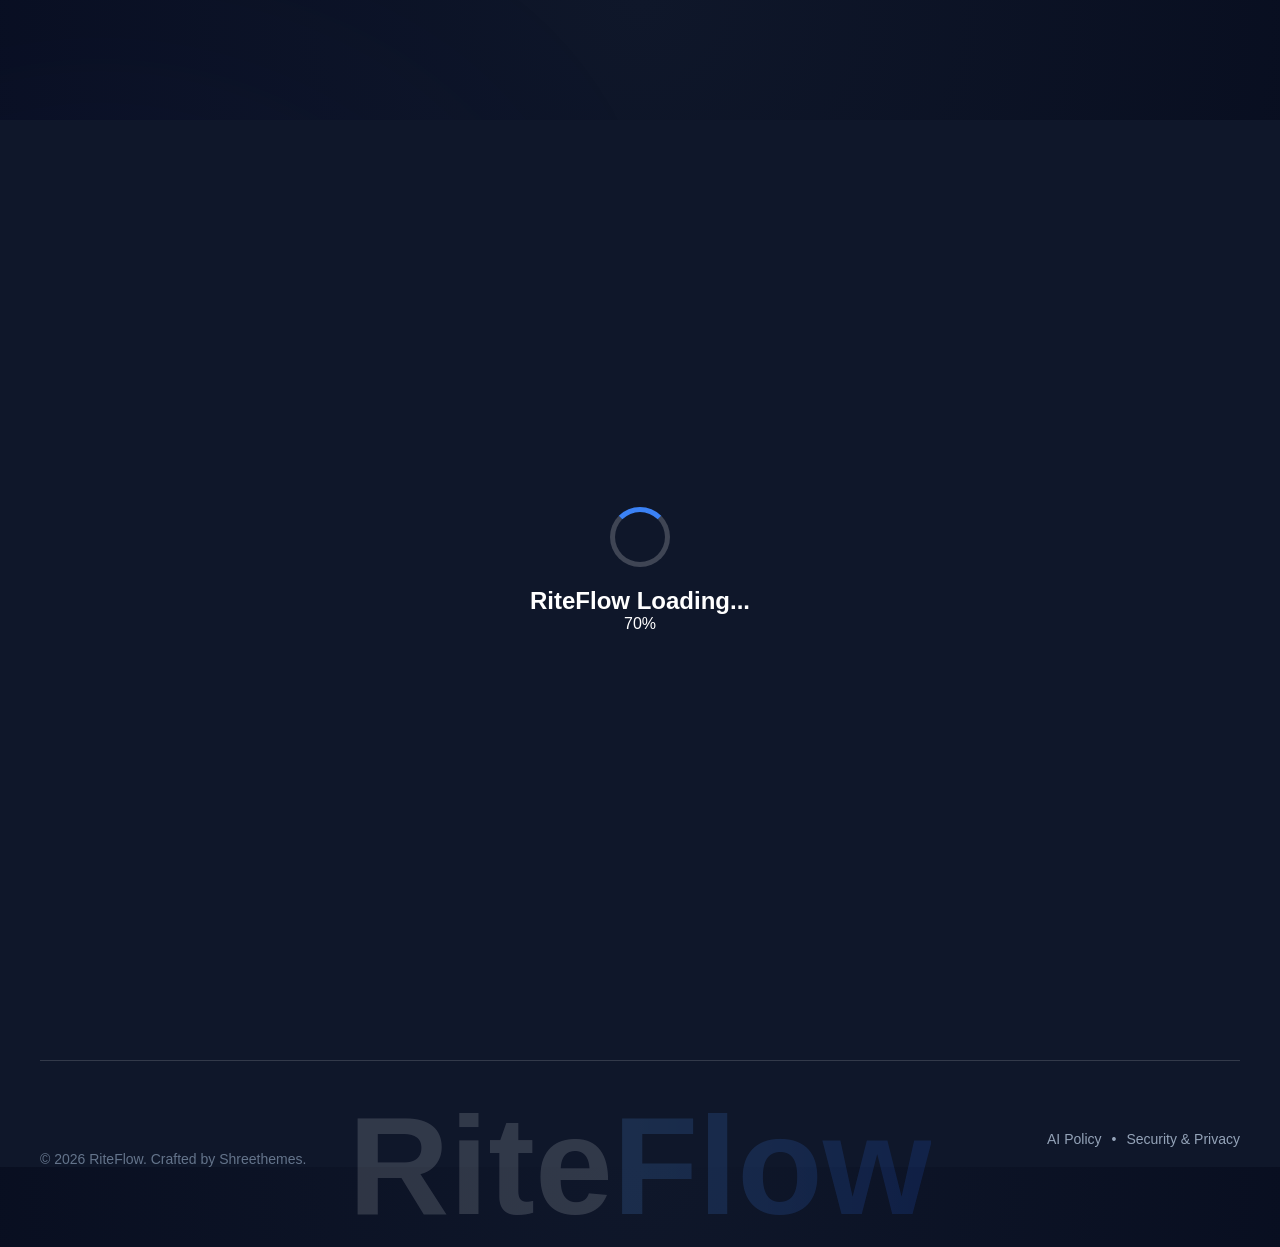
<file: ai-tools.html>
<!DOCTYPE html>
<html lang="en">

<head>
<link
rel="stylesheet"
href="https://cdnjs.cloudflare.com/ajax/libs/font-awesome/6.5.0/css/all.min.css"
/>

<meta charset="UTF-8">
<meta name="viewport" content="width=device-width, initial-scale=1.0">

<title>RiteFlow Integrations</title>

<link rel="stylesheet" href="style.css">

</head>

<body>


<!-- LOADER -->

<div class="loader-screen" id="loader">

<div class="spinner"></div>

<h2>RiteFlow Loading...</h2>

<p id="loading-percent">0%</p>

</div>



<!-- INTEGRATIONS PAGE -->

<section class="integrations-page" id="toolsPage">

<div class="tools-header">

<span class="badge">Seamless Integrations</span>

<h1>
Connect RiteFlow <br>
<span class="gradient-text">Seamlessly to Your Apps</span>
</h1>

<p>
Plug our AI into the tools you already love—Slack, Zapier,
Salesforce, Notion, and more. Sync data instantly and automate workflows.
</p>

</div>



<div class="tools-container">

<!-- FILTER -->

<div class="tools-filter">

<h3 class="filter-title">Filter by</h3>

<ul class="filter-list">

<li class="filter-item active" data-filter="all">All Integrations</li>

<li class="filter-item" data-filter="productivity">Productivity</li>

<li class="filter-item" data-filter="social">Social</li>

<li class="filter-item" data-filter="content">Content</li>

<li class="filter-item" data-filter="community">Community</li>

</ul>

</div>


<!-- CARDS -->

<div class="tools-grid">

<!-- TaskPilot -->

<div class="tool-card" data-category="productivity">
<div class="tool-header">
<div class="tool-icon">☀️</div>
<h3>TaskPilot</h3>
</div>

<p>
AI-driven project manager that syncs tasks, deadlines and team chat so
RiteFlow automations update status and assign owners.
</p>

<div class="card-bottom">
<span class="tag productivity">Productivity</span>
<span class="arrow">↗</span>
</div>
</div>


<!-- DataBridge -->

<div class="tool-card" data-category="social">
<div class="tool-header">
<div class="tool-icon">⚡</div>
<h3>DataBridge</h3>
</div>

<p>
Low-code data pipeline tool that funnels spreadsheets, databases and APIs
into RiteFlow models for automation.
</p>

<div class="card-bottom">
<span class="tag social">Social</span>
<span class="arrow">↗</span>
</div>
</div>


<!-- TaskPilot Support -->

<div class="tool-card" data-category="community">
<div class="tool-header">
<div class="tool-icon">💬</div>
<h3>TaskPilot</h3>
</div>

<p>
Omnichannel help-desk platform where RiteFlow bots draft replies and
analyze customer sentiment.
</p>

<div class="card-bottom">
<span class="tag community">Community</span>
<span class="arrow">↗</span>
</div>
</div>


<!-- LeadBoost CRM -->

<div class="tool-card" data-category="content">
<div class="tool-header">
<div class="tool-icon">📊</div>
<h3>LeadBoost CRM</h3>
</div>

<p>
Sales pipeline tracker that pairs with RiteFlow to score leads and predict
close probability.
</p>

<div class="card-bottom">
<span class="tag content">Content</span>
<span class="arrow">↗</span>
</div>
</div>


<!-- VisualMaker -->

<div class="tool-card" data-category="community">
<div class="tool-header">
<div class="tool-icon">🎨</div>
<h3>VisualMaker</h3>
</div>

<p>
Cloud design suite that feeds creatives into RiteFlow so marketing teams
can instantly produce AI banners.
</p>

<div class="card-bottom">
<span class="tag community">Community</span>
<span class="arrow">↗</span>
</div>
</div>


<!-- InsightPulse -->

<div class="tool-card" data-category="social">
<div class="tool-header">
<div class="tool-icon">📈</div>
<h3>InsightPulse BI</h3>
</div>

<p>
Real-time business intelligence dashboard that streams KPIs into RiteFlow
for automated forecasts.
</p>

<div class="card-bottom">
<span class="tag social">Social</span>
<span class="arrow">↗</span>
</div>
</div>

</div>
</section>

<section class="cta-section">

<div class="cta-container">

<div class="cta-text">

<h2>
Start automating today.<br>
<span>Let us handle the tasks.</span>
</h2>

<p>
Unlock the power of AI with RiteFlow. Simplify your work, boost creativity,
and stay ahead — start your smarter journey now.
</p>

<button class="cta-btn">Start for free</button>

</div>

<div class="cta-shape-container">
<div class="cta-shape"></div>
</div>

</div>

</section>

<footer class="main-footer">

<div class="footer-top">

<div class="footer-left">

<h2>Stay Updated</h2>

<p>
Subscribe to our newsletter for the latest updates, news, and insights.
</p>

<div class="newsletter-box">
<input type="email" placeholder="example@example.com">
<button onclick="joinNewsletter()">Join</button>
</div>

<div class="footer-social">
<i class="fa-brands fa-instagram"></i>
<i class="fa-brands fa-x-twitter"></i>
<i class="fa-solid fa-envelope"></i>
<i class="fa-brands fa-linkedin"></i>
</div>

</div>


<div class="footer-links">

<div>
<h4>Company</h4>
<a>About</a>
<a>Contact</a>
<a>Get a Demo</a>
<a>Join Wishlist</a>
</div>

<div>
<h4>Insight</h4>
<a>Blog</a>
<a>Features</a>
<a>Integration</a>
<a>Pricing</a>
<a>Use Cases</a>
</div>

<div>
<h4>Utility</h4>
<a>Error</a>
<a>Password Protected</a>
</div>

</div>

</div>


<div class="footer-divider"></div>


<div class="footer-bottom">

<div class="copyright">
© 2026 RiteFlow. Crafted by Shreethemes.
</div>

<div class="policy-links">
<a>AI Policy</a>
<span>•</span>
<a>Security & Privacy</a>
</div>

</div>


<div class="footer-brand">
<h1>Rite<span>Flow</span></h1>
</div>

</footer>




<script src="script.js"></script>

</body>

</html>
</file>
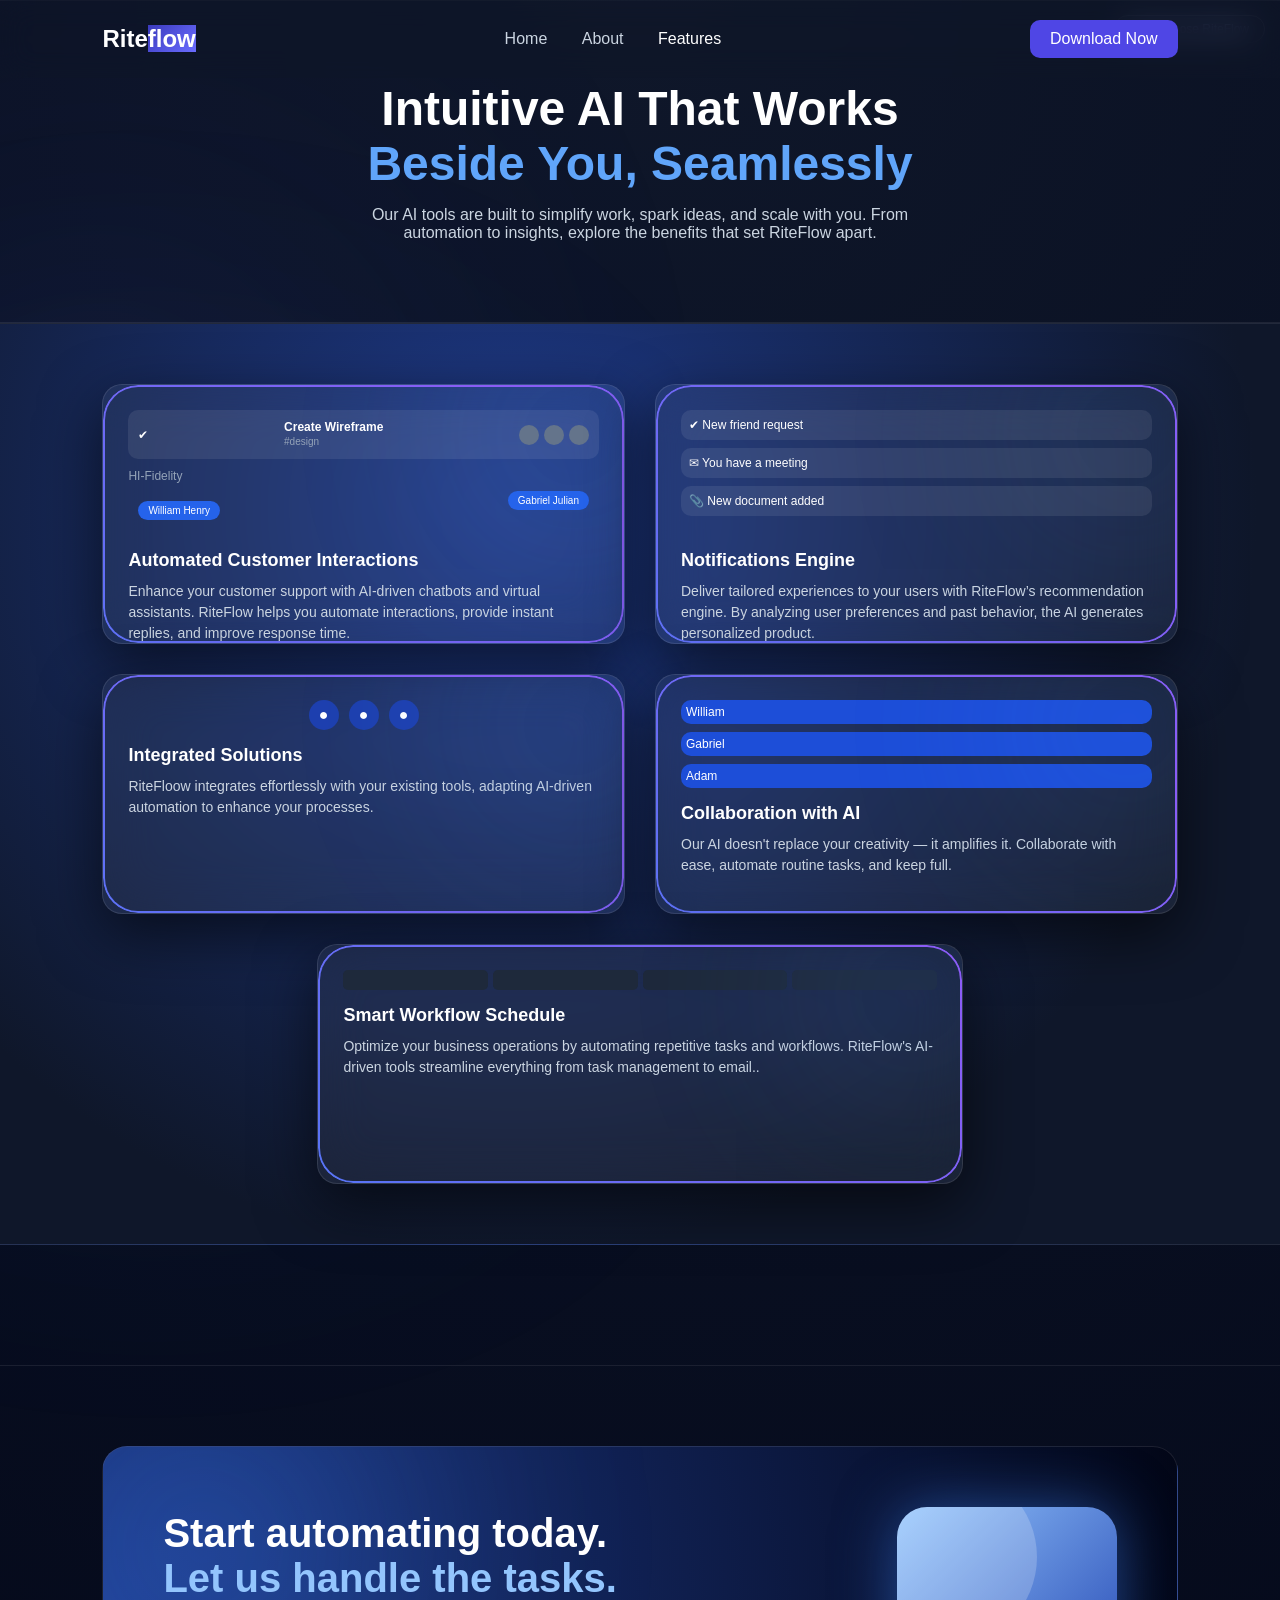
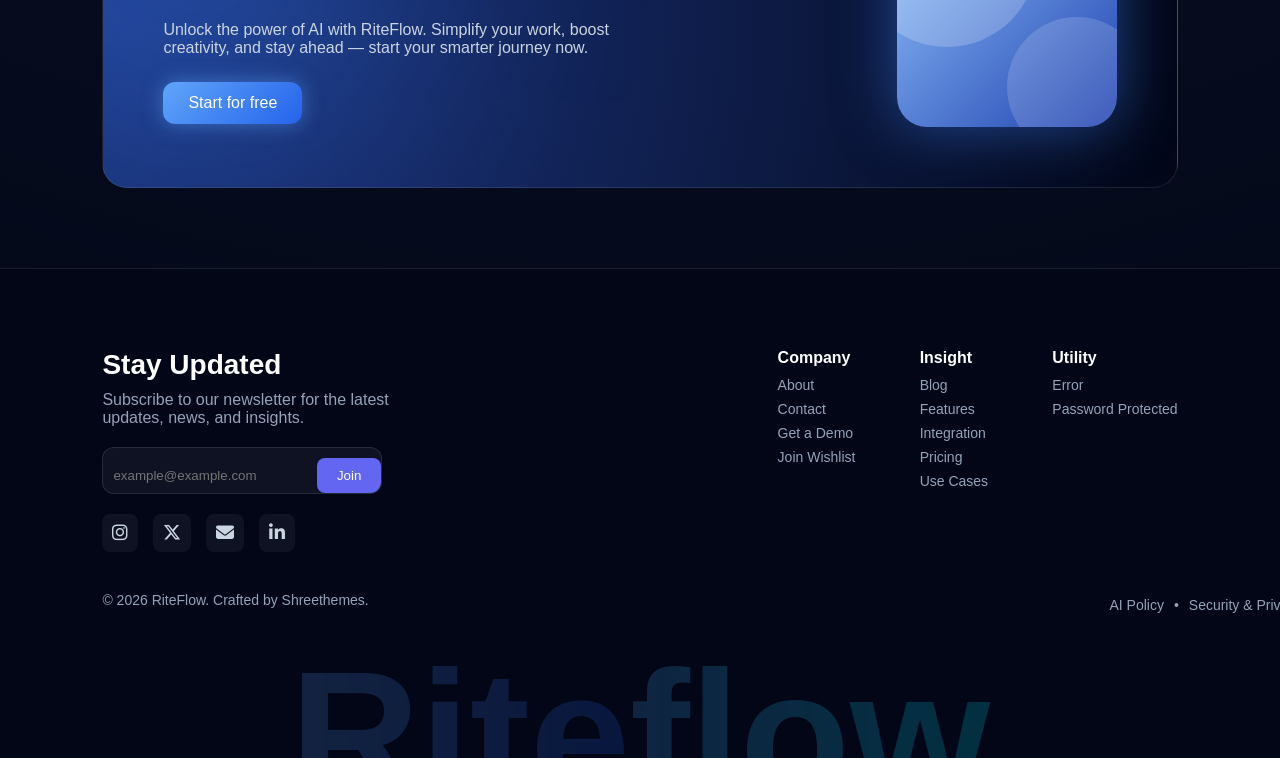
<file: features.html>
<!DOCTYPE html>
<html lang="en">
<head>
  <meta charset="UTF-8">
  <meta name="viewport" content="width=device-width, initial-scale=1.0">
  <title>Features - RiteFlow</title>
  <link rel="stylesheet" href="style.css">
  <link rel="stylesheet" href="https://cdnjs.cloudflare.com/ajax/libs/font-awesome/6.5.0/css/all.min.css">
</head>

<body>

<!-- NAVBAR -->
<div class="navbar">
  <h2>Rite<span class="highlight">flow</span></h2>

  <div class="nav-links">
    <a href="index.html">Home</a>
    <a href="about.html">About</a>
    <a href="features.html" class="active">Features</a>
  </div>

  <div class="nav-btn">Download Now</div>
</div>

<!-- HERO -->
<section class="features-hero">
  <div class="tag">Why Choose RiteFlow</div>

  <h1>
    Intuitive AI That Works <br>
    <span>Beside You, Seamlessly</span>
  </h1>

  <p>
    Our AI tools are built to simplify work, spark ideas, and scale with you.
    From automation to insights, explore the benefits that set RiteFlow apart.
  </p>
</section>

<!-- FEATURES -->
<section class="features-section">

  <div class="features-grid">

    <!-- BIG CARD 1 -->
<div class="feature-card big">

  <div class="card-ui">

    <div class="task-box">
      <span>✔</span>
      <div>
        <h4>Create Wireframe</h4>
        <p>#design</p>
      </div>
      <div class="avatars">
        <div></div><div></div><div></div>
      </div>
    </div>

    <div class="task-small">HI-Fidelity</div>

    <div class="user user1">William Henry</div>
    <div class="user user2">Gabriel Julian</div>

  </div>

  <h3>Automated Customer Interactions</h3>
  <p>
    Enhance your customer support with AI-driven chatbots and virtual assistants. 
    RiteFlow helps you automate interactions, provide instant replies, and improve response time.
  </p>
</div>


<!-- BIG CARD 2 -->
<div class="feature-card big">

  <div class="card-ui right">

    <div class="notif">✔ New friend request</div>
    <div class="notif">✉ You have a meeting</div>
    <div class="notif">📎 New document added</div>

  </div>

  <h3>Notifications Engine</h3>
  <p>
    Deliver tailored experiences to your users with RiteFlow’s recommendation engine. 
    By analyzing user preferences and past behavior, the AI generates personalized product.
  </p>
</div>


<!-- SMALL CARD 1 -->
<div class="feature-card small">
  <div class="icons-circle">
    <span>●</span><span>●</span><span>●</span>
  </div>
  <h3>Integrated Solutions</h3>
  <p>RiteFloow integrates effortlessly with your existing tools, 
    adapting AI-driven automation to enhance your processes.</p>
</div>


<!-- SMALL CARD 2 -->
<div class="feature-card small">

  <div class="users-flow">
    <span>William</span>
    <span>Gabriel</span>
    <span>Adam</span>
  </div>

  <h3>Collaboration with AI</h3>
  <p>Our AI doesn't replace your creativity — it amplifies it. 
    Collaborate with ease, automate routine tasks, and keep full.</p>
</div>


<!-- SMALL CARD 3 -->
<div class="feature-card small">

  <div class="calendar">
    <div></div><div></div><div></div><div></div>
  </div>

  <h3>Smart Workflow Schedule</h3>
  <p>Optimize your business operations by automating repetitive tasks and workflows. 
    RiteFlow's AI-driven tools streamline everything from task management to email..</p>
</div>

</section>

<!-- CTA SECTION -->
<section class="cta-section">

  <div class="cta-container">

    <!-- LEFT CONTENT -->
    <div class="cta-left">
      <h2>
        Start automating today.<br>
        <span>Let us handle the tasks.</span>
      </h2>

      <p>
        Unlock the power of AI with RiteFlow. Simplify your work, boost creativity,
        and stay ahead — start your smarter journey now.
      </p>

      <button class="cta-btn" onclick="goToGetStarted()">Start for free</button>
    </div>

    <!-- RIGHT SHAPE -->
    <div class="cta-right">
      <div class="shape"></div>
    </div>

  </div>

</section>

<!-- FOOTER -->
<footer class="footer">

  <div class="footer-container">

    <!-- LEFT -->
    <div class="footer-left">
      <h2>Stay Updated</h2>
      <p>
        Subscribe to our newsletter for the latest updates,
        news, and insights.
      </p>

      <div class="subscribe-box">
        <input type="email" placeholder="example@example.com">
        <button onclick="stayHere()">Join</button>
      </div>

      <div class="social-icons">
  <i class="fa-brands fa-instagram"></i>
  <i class="fa-brands fa-x-twitter"></i>
  <i class="fa-solid fa-envelope"></i>
  <i class="fa-brands fa-linkedin-in"></i>
</div>
    </div>

    <!-- RIGHT LINKS -->
    <div class="footer-links">

      <div>
        <h4>Company</h4>
        <a href="#">About</a>
        <a href="#">Contact</a>
        <a href="#">Get a Demo</a>
        <a href="#">Join Wishlist</a>
      </div>

      <div>
        <h4>Insight</h4>
        <a href="#">Blog</a>
        <a href="#">Features</a>
        <a href="#">Integration</a>
        <a href="#">Pricing</a>
        <a href="#">Use Cases</a>
      </div>

      <div>
        <h4>Utility</h4>
        <a href="#">Error</a>
        <a href="#">Password Protected</a>
      </div>

    </div>

  </div>

  <!-- BOTTOM -->
  <div class="footer-bottom">
    <p>© 2026 RiteFlow. Crafted by Shreethemes.</p>

    <div class="policies">
      <span>AI Policy</span>
      <span>•</span>
      <span>Security & Privacy</span>
    </div>
  </div>

  <!-- BIG BRAND TEXT -->
  <div class="footer-brand">
  <span class="rite">Rite</span><span class="flow">flow</span>
</div>

</footer>
<script src="script.js"></script>
</body>
</html>
</file>
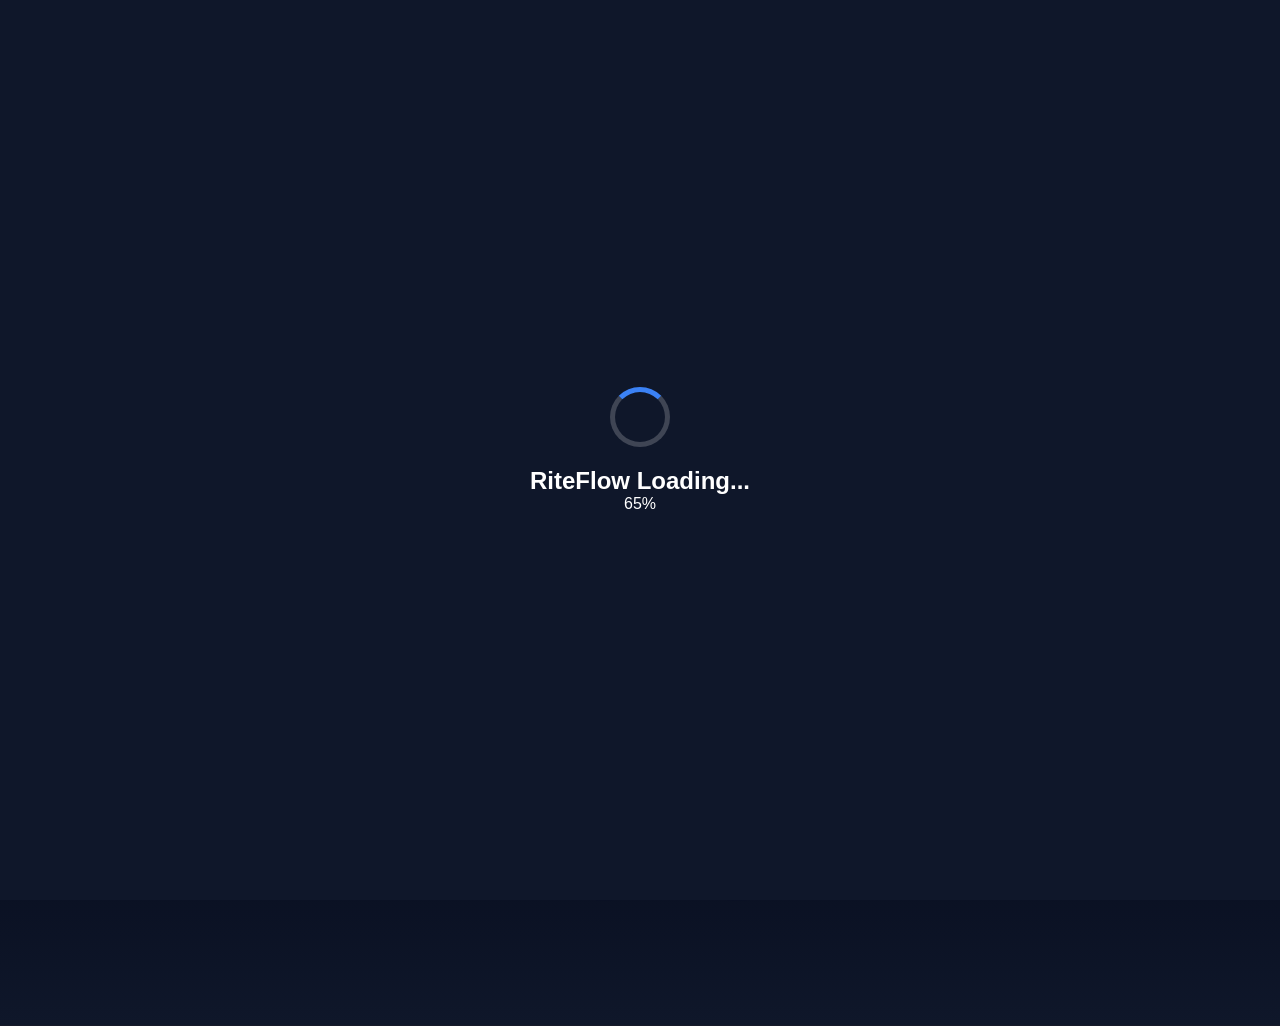
<file: get-started.html>
<!DOCTYPE html>
<html lang="en">

<head>
<link rel="stylesheet" href="https://cdnjs.cloudflare.com/ajax/libs/font-awesome/6.5.0/css/all.min.css">

<meta charset="UTF-8">
<meta name="viewport" content="width=device-width, initial-scale=1.0">

<title>Get Your Free Demo</title>

<link rel="stylesheet" href="style.css">

</head>

<body>

<!-- LOADER -->

<div class="loader-screen" id="loader">

<div class="spinner"></div>

<h2>RiteFlow Loading...</h2>

<p id="loading-percent">0%</p>

</div>


<!-- DEMO PAGE -->

<section class="demo-section" id="demo">

<div class="demo-container">


<!-- LEFT SIDE -->

<div class="demo-left">

<h1>Get Your Free Demo</h1>

<p>
Book a personalized demo and discover how RiteFlow fits your workflow.
We'll show real use cases, answer questions, and tailor solutions.
</p>


<!-- TESTIMONIAL -->

<div class="testimonial">

<div class="testimonial-header">

<img src="images/michael.jpg" class="testimonial-img">

<div>

<strong>Michael Tan</strong>
<p>Product Manager, NexaCore</p>

</div>

</div>

<p class="testimonial-text">
"We integrated RiteFlow into our dev pipeline and were blown away.
The AI suggestions saved us endless backlog grooming
and helped ship 2x faster."
</p>

</div>

</div>


<!-- FORM -->

<form class="demo-form" id="demoForm">

<input type="text" placeholder="Full Name" required>

<input type="email" placeholder="Email" required>

<input type="text" placeholder="Project Name">

<input type="text" placeholder="Company">

<textarea placeholder="Write your message here..."></textarea>

<button type="submit">Send</button>

</form>

</div>

</section>

<!-- FOOTER SECTION -->

<footer class="footer-section">

<div class="footer-particles"></div>

<div class="footer-container">

<!-- LEFT SIDE -->
<div class="footer-newsletter">

<h2>Stay Updated</h2>

<p>
Subscribe to our newsletter for the latest updates, news, and insights.
</p>

<div class="newsletter-box">
<input type="email" id="newsletterEmail" placeholder="example@example.com">
<button onclick="joinNewsletter()">Join</button>
</div>

<!-- SOCIAL ICONS -->
<div class="footer-social">
<i class="fa-brands fa-instagram"></i>
<i class="fa-brands fa-x-twitter"></i>
<i class="fa-solid fa-envelope"></i>
<i class="fa-brands fa-linkedin"></i>
</div>

</div>


<!-- RIGHT SIDE LINKS -->
<div class="footer-links">

<div class="footer-column">
<h4>Company</h4>
<a>About</a>
<a>Contact</a>
<a>Get a Demo</a>
<a>Join Wishlist</a>
</div>

<div class="footer-column">
<h4>Insight</h4>
<a>Blog</a>
<a>Features</a>
<a>Integration</a>
<a>Pricing</a>
<a>Use Cases</a>
</div>

<div class="footer-column">
<h4>Utility</h4>
<a>Error</a>
<a>Password Protected</a>
</div>

</div>

</div>

<div class="footer-divider"></div>

<div class="footer-bottom">
<div>© 2026 RiteFlow. Crafted by Shreethemes.</div>
<div>AI Policy • Security & Privacy</div>
</div>
</footer>


<!-- BIG BRAND TEXT SECTION -->

<section class="brand-section">

<div class="brand-container">

<h1 class="brand-title">
<span class="brand-white">Rite</span><span class="brand-blue">flow</span>
</h1>

</div>

</section>

<!-- SUCCESS POPUP -->

<div class="success-popup" id="successPopup">
Demo sent successfully ✅
</div>

<script src="script.js"></script>

</body>

</html>
</file>
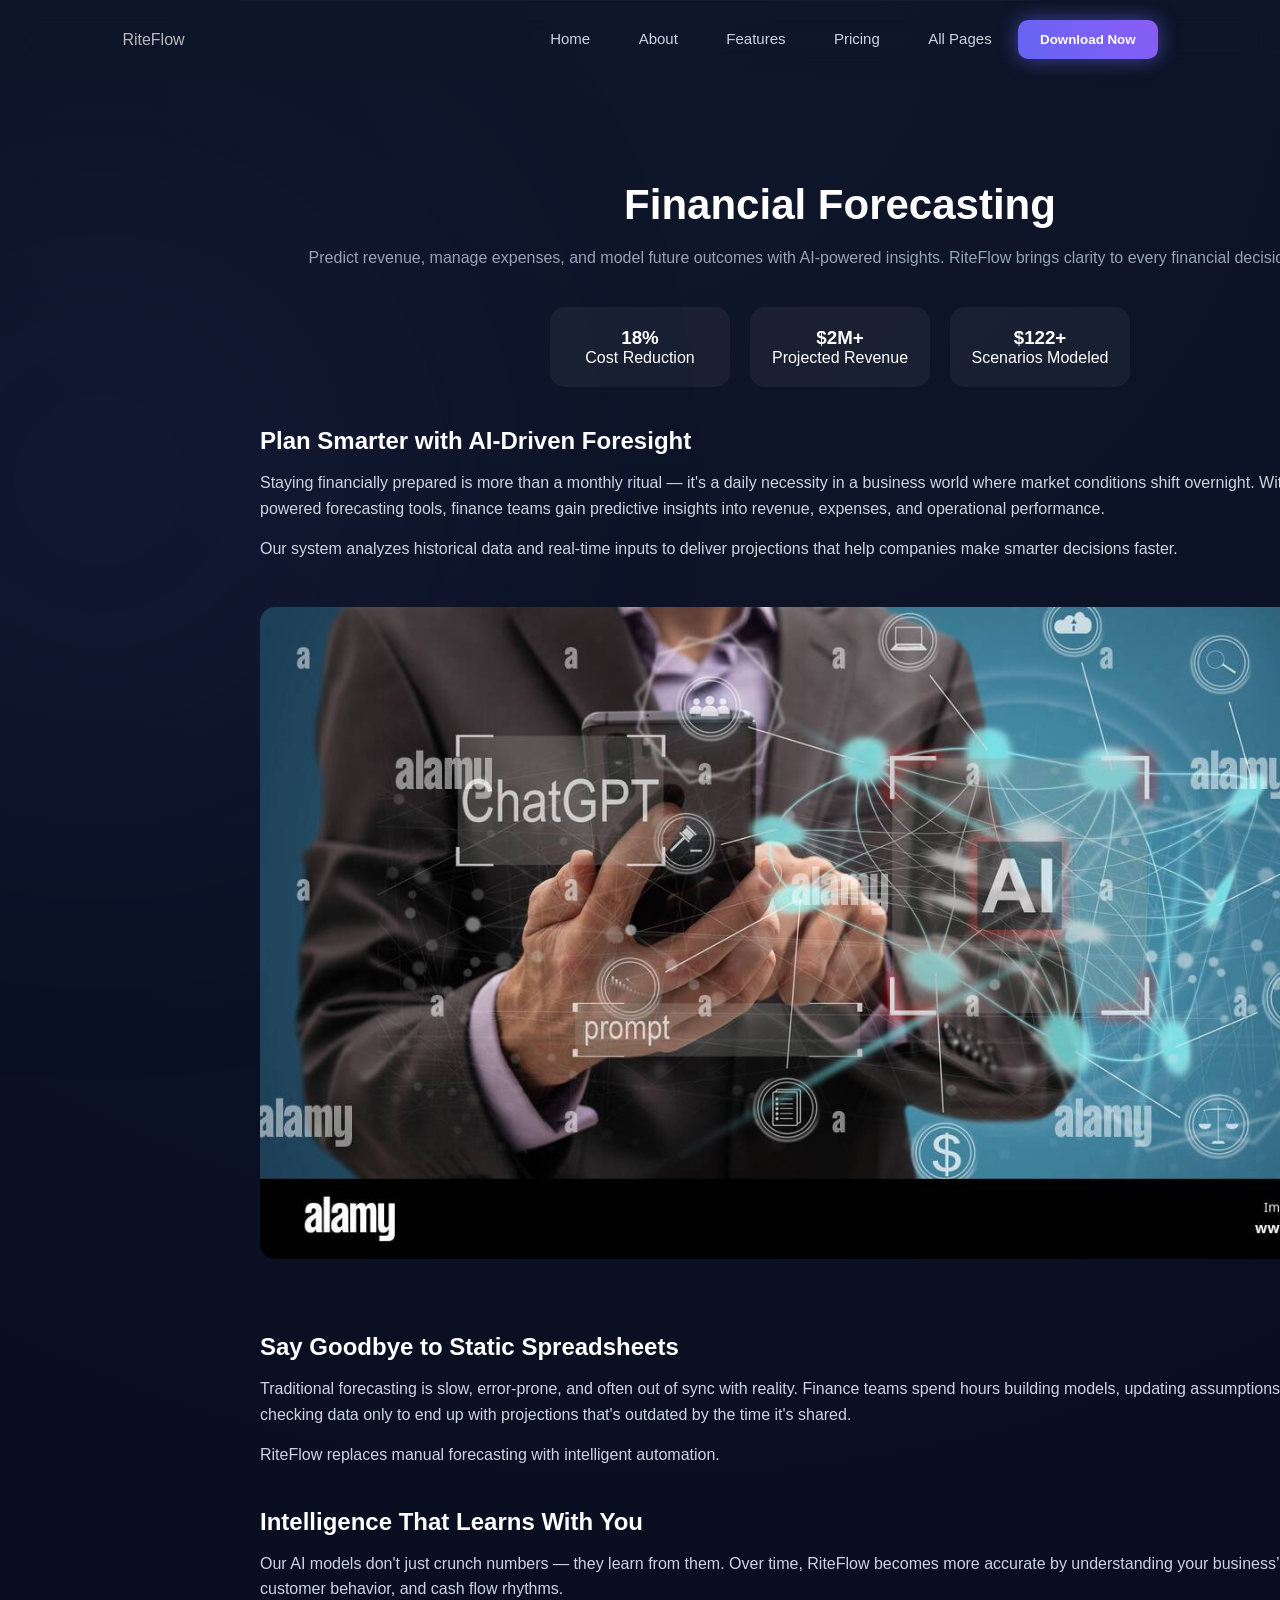
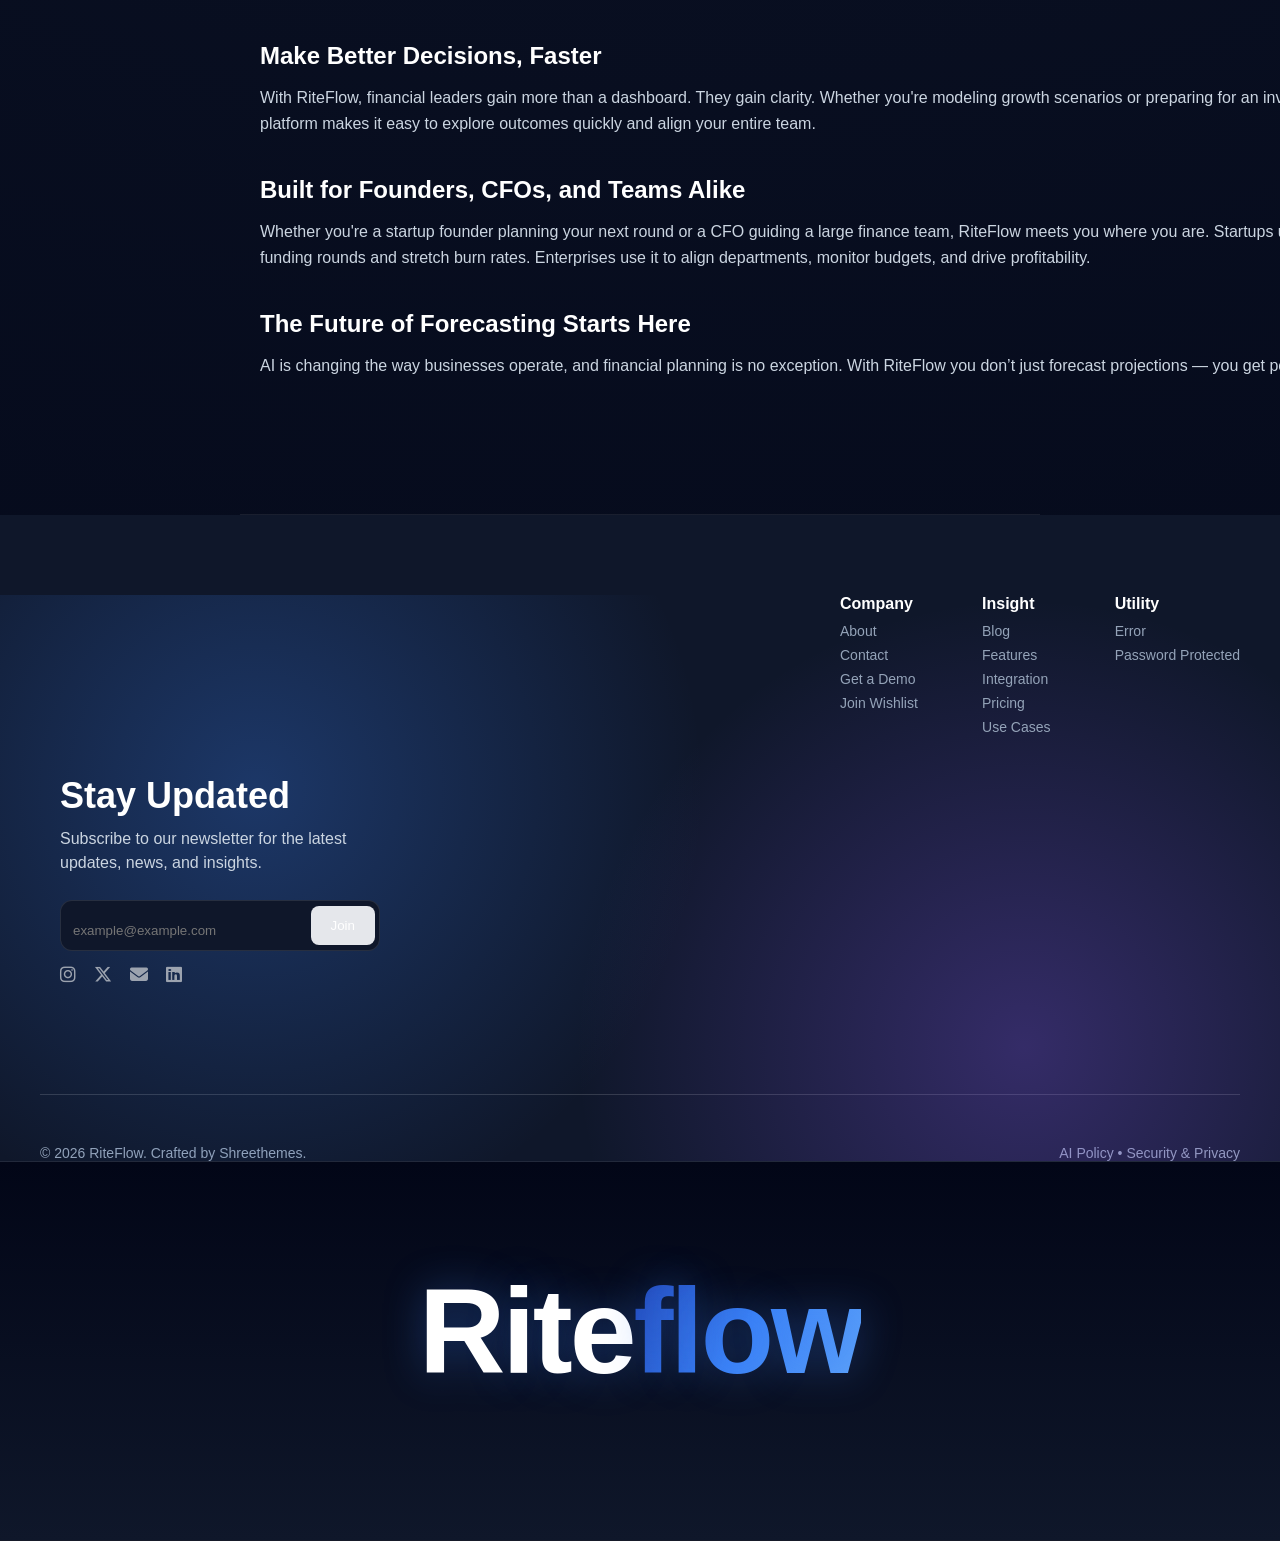
<file: use_case.html>
<!DOCTYPE html>
<html lang="en">

<head>

<link rel="stylesheet" href="https://cdnjs.cloudflare.com/ajax/libs/font-awesome/6.5.0/css/all.min.css">

<meta charset="UTF-8">
<meta name="viewport" content="width=device-width, initial-scale=1.0">

<title>Use Case Details</title>

<link rel="stylesheet" href="style.css">

</head>

<body>

<!-- NAVBAR -->

<header class="navbar">
<div class="container nav-container">

<div class="logo">RiteFlow</div>

<nav>
<a href="index.html">Home</a>
<a href="#">About</a>
<a href="#">Features</a>
<a href="#">Pricing</a>
<a href="#">All Pages</a>
<button class="btn-primary">Download Now</button>
</nav>

</div>
</header>


<!-- USE CASE CONTENT -->

<section class="usecase-details">

<div class="container">

<h1 class="usecase-title">Financial Forecasting</h1>

<p class="usecase-desc">
Predict revenue, manage expenses, and model future outcomes with AI-powered insights. 
RiteFlow brings clarity to every financial decision you make.
</p>


<!-- STATS -->

<div class="usecase-stats">

<div class="stat-box">
<h3>18%</h3>
<p>Cost Reduction</p>
</div>

<div class="stat-box">
<h3>$2M+</h3>
<p>Projected Revenue</p>
</div>

<div class="stat-box">
<h3>$122+</h3>
<p>Scenarios Modeled</p>
</div>

</div>


<!-- CONTENT SECTION -->

<div class="usecase-content">

<h2>Plan Smarter with AI-Driven Foresight</h2>

<p>
Staying financially prepared is more than a monthly ritual — it's a daily necessity 
in a business world where market conditions shift overnight. With RiteFlow's 
AI-powered forecasting tools, finance teams gain predictive insights into revenue, 
expenses, and operational performance.
</p>

<p>
Our system analyzes historical data and real-time inputs to deliver projections 
that help companies make smarter decisions faster.
</p>

<img src="images/image3.jpg" class="usecase-img">


<h2>Say Goodbye to Static Spreadsheets</h2>

<p>
Traditional forecasting is slow, error-prone, and often out of sync with reality. 
Finance teams spend hours building models, updating assumptions, and cross-checking 
data only to end up with projections that's outdated by the time it's shared.
</p>

<p>
RiteFlow replaces manual forecasting with intelligent automation.
</p>


<h2>Intelligence That Learns With You</h2>

<p>
Our AI models don't just crunch numbers — they learn from them. 
Over time, RiteFlow becomes more accurate by understanding your 
business’s seasonal trends, customer behavior, and cash flow rhythms.
</p>


<h2>Make Better Decisions, Faster</h2>

<p>
With RiteFlow, financial leaders gain more than a dashboard. 
They gain clarity. Whether you're modeling growth scenarios 
or preparing for an investor pitch, our platform makes it easy 
to explore outcomes quickly and align your entire team.
</p>


<h2>Built for Founders, CFOs, and Teams Alike</h2>

<p>
Whether you're a startup founder planning your next round 
or a CFO guiding a large finance team, RiteFlow meets you 
where you are. Startups use it to plan funding rounds and 
stretch burn rates. Enterprises use it to align departments, 
monitor budgets, and drive profitability.
</p>


<h2>The Future of Forecasting Starts Here</h2>

<p>
AI is changing the way businesses operate, and financial 
planning is no exception. With RiteFlow you don’t just 
forecast projections — you get peace of mind.
</p>

</div>

</div>

</section>



<!-- FOOTER -->

<footer class="footer-section">

<div class="footer-particles"></div>

<div class="footer-container">

<div class="footer-newsletter">

<h2>Stay Updated</h2>

<p>
Subscribe to our newsletter for the latest updates, news, and insights.
</p>

<div class="newsletter-box">
<input type="email" id="newsletterEmail" placeholder="example@example.com">
<button onclick="joinNewsletter()">Join</button>
</div>

<div class="footer-social">
<i class="fa-brands fa-instagram"></i>
<i class="fa-brands fa-x-twitter"></i>
<i class="fa-solid fa-envelope"></i>
<i class="fa-brands fa-linkedin"></i>
</div>

</div>


<div class="footer-links">

<div class="footer-column">
<h4>Company</h4>
<a>About</a>
<a>Contact</a>
<a>Get a Demo</a>
<a>Join Wishlist</a>
</div>

<div class="footer-column">
<h4>Insight</h4>
<a>Blog</a>
<a>Features</a>
<a>Integration</a>
<a>Pricing</a>
<a>Use Cases</a>
</div>

<div class="footer-column">
<h4>Utility</h4>
<a>Error</a>
<a>Password Protected</a>
</div>

</div>

</div>

<div class="footer-divider"></div>

<div class="footer-bottom">
<div>© 2026 RiteFlow. Crafted by Shreethemes.</div>
<div>AI Policy • Security & Privacy</div>
</div>

</footer>


<!-- BIG BRAND -->

<section class="brand-section">

<div class="brand-container">

<h1 class="brand-title">
<span class="brand-white">Rite</span><span class="brand-blue">flow</span>
</h1>

</div>

</section>


<script src="script.js"></script>

</body>

</html>
</file>
<file: style.css>
html{
    scroll-behavior: smooth;
}
*{
  margin:0;
  padding:0;
  box-sizing:border-box;
}

body{
  font-family:'Inter', sans-serif;
  background: radial-gradient(circle at 20% 30%, #1e1b4b, #0f172a 60%);
  color:white;
  overflow-x:hidden;
}

.container{
  width:1200px;
  max-width:90%;
  margin:auto;
}

/* ================= NAVBAR ================= */

.navbar{
  position:fixed;
  width:100%;
  top:0;
  z-index:1000;
  backdrop-filter: blur(15px);
  background: rgba(15,23,42,0.4);
  padding:20px 0;
  transition: 0.3s;
}

.navbar.scrolled{
  background: rgba(15,23,42,0.9);
  box-shadow: 0 5px 20px rgba(0,0,0,0.5);
}

.nav-container{
  display:flex;
  justify-content:space-between;
  align-items:center;
  max-width: 1300px;
  margin: auto;
  padding: 0 40px;
}

nav a{
  margin:0 22px;
  font-size: 15px;
  text-decoration:none;
  color:#cbd5e1;
  font-weight:500;
  transition:0.3s;
}

nav a:hover{
  color:white;
}

.download-btn{
  background: linear-gradient(45deg,#6366f1,#8b5cf6);
  border:none;
  padding:12px 22px;
  border-radius:10px;
  color:white;
  cursor:pointer;
  font-weight:600;
  box-shadow:0 0 20px rgba(99,102,241,0.6);
  transition:all 0.3s ease;
}

.download-btn:hover{
  transform:translateY(-3px);
  box-shadow: 0 0 30px rgba(139,92,246,0.9);
}

/* ================= HERO ================= */

.hero{
  padding:180px 0 120px;
  position:relative;
  background: radial-gradient(circle at 30% 40%, #1e3a8a, #0f172a 60%);
}

.hero-container{
  display:flex;
  align-items:center;
  justify-content:space-between;
  gap:80px;
}

.hero-left{
  flex:1;
}

.badge{
  display:inline-block;
  padding:8px 18px;
  border-radius:30px;
  background: rgba(139,92,246,0.2);
  color:#c4b5fd;
  font-size:14px;
  font-weight: 500;
  letter-spacing: 0.5px;
  margin-bottom:25px;
  border:1px solid rgba(139,92,246,0.5);
}

.hero-left h1{
  font-size:80px;
  line-height:1.05;
  font-weight:800;
  letter-spacing: -2px;
  margin-bottom:25px;
}

.gradient-text{
  background: linear-gradient(45deg,#60a5fa,#a78bfa);
  -webkit-background-clip:text;
  -webkit-text-fill-color:transparent;
}

.hero-left p{
  font-size:19px;
  font-weight: 400;
  color:#94a3b8;
  max-width:520px;
  margin-bottom:35px;
}

.hero-buttons{
  display:flex;
  gap:20px;
  margin-bottom:40px;
}

.btn-primary{
  background: linear-gradient(45deg,#6366f1,#8b5cf6);
  border:none;
  padding:12px 22px;
  border-radius:10px;
  color:white;
  cursor:pointer;
  font-weight:600;
  box-shadow:0 0 20px rgba(99,102,241,0.6);
  transition:all 0.3s ease;
}

.btn-primary:hover{
  transform:translateY(-3px);
  box-shadow: 0 0 30px rgba(139,92,246,0.9);
}


.btn-secondary{
  background: rgba(255,255,255,0.1);
  border:1px solid rgba(255,255,255,0.2);
  padding:12px 22px;
  border-radius:10px;
  color:white;
  cursor:pointer;
  transition:0.3s;
}

.btn-secondary:hover{
  background: rgba(255,255,255,0.2);
}

.hero-stats{
  color:#94a3b8;
  font-size:14px;
}

.hero-stats strong{
  color:white;
}

.hero-right{
  position: relative;
  flex:1;
  display:flex;
  justify-content:center;
}

.mini-card{
  position:absolute;
  padding:12px 18px;
  background: rgba(255,255,255,0.08);
  backdrop-filter: blur(15px);
  border:1px solid rgba(255,255,255,0.15);
  border-radius:12px;
  font-size:14px;
  color:white;
  box-shadow:0 8px 20px rgba(0,0,0,0.4);
  animation: float 4s ease-in-out infinite;
}

.card1{
  top:40px;
  left:-40px;
}

.card2{
  bottom:80px;
  right:-40px;
}

.hero-right img{
  width:480px;
  animation: float 4s ease-in-out infinite;
  filter: drop-shadow(0 0 50px rgba(96,165,250,0.5));
}

/* ================= TRUSTED ================= */

.trusted{
  padding:120px 0;
  background: linear-gradient(to bottom,#0f172a,#0b1120);
  position:relative;
  overflow:hidden;
}

.trusted-title{
  text-align:center;
  font-size:24px;
  font-weight:600;
  margin-bottom:80px;
  letter-spacing:1px;

  background: linear-gradient(90deg,#60a5fa,#a78bfa,#60a5fa);
  background-size:200% auto;
  -webkit-background-clip:text;
  -webkit-text-fill-color:transparent;

  animation: gradientMove 6s linear infinite;
}

@keyframes gradientMove{
  0%{background-position:0% center;}
  100%{background-position:200% center;}
}

/* Marquee container */
.marquee-wrapper{
  position:relative;
  overflow:hidden;
}

/* Fade edges */
.marquee-wrapper::before,
.marquee-wrapper::after{
  content:"";
  position:absolute;
  top:0;
  width:200px;
  height:100%;
  z-index:2;
  pointer-events:none;
}

.marquee-wrapper::before{
  left:0;
  background:linear-gradient(to right,#0f172a,transparent);
}

.marquee-wrapper::after{
  right:0;
  background:linear-gradient(to left,#0f172a,transparent);
}

/* Moving row */
.marquee{
  display:flex;
  gap:100px;
  animation: scrollLogos 20s linear infinite;
  align-items:center;
}

.marquee-wrapper:hover .marquee{
  animation-play-state: paused;
}

/* Logo styling */
.logo{
  opacity:0.7;
  transition:all 0.4s ease;
  animation: floatLogo 5s ease-in-out infinite;
  transform-style: preserve-3d;
}

.logo:hover{
  opacity:1;
  transform: rotateY('15deg') scale(1.15);
}

.logo:hover svg{
  filter: grayscale(0%);
}
.logo svg{
  height:40px;
  filter: grayscale(100%);
  transition: all 0.4s ease;
}

/* Infinite scroll animation */
@keyframes scrollLogos{
  0%{transform:translateX(0);}
  100%{transform:translateX(-50%);}
}

/* Floating subtle movement */
@keyframes floatLogo{
  0%{transform:translateY(0px);}
  50%{transform:translateY(-5px);}
  100%{transform:translateY(0px);}
}

/* ================= FEATURES GRID ================= */

.features-section{
  padding:160px 0;
  background: radial-gradient(circle at 40% 20%, #1e3a8a, #0f172a 70%);
  position:relative;
}

.features-section::before{
  content:"";
  position:absolute;
  width:700px;
  height:700px;
  background: radial-gradient(circle,#3b82f6,transparent 70%);
  top:100px;
  left:-200px;
  filter:blur(200px);
  opacity:0.25;
  animation: floatBg 12s ease-in-out infinite alternate;
  z-index:-1;
}

@keyframes floatBg{
  from{transform:translateX(0);}
  to{transform:translateX(200px);}
}

.features-header{
  text-align:center;
  max-width:800px;
  margin:0 auto 100px auto;
}

.feature-badge{
  display:inline-block;
  padding:8px 20px;
  border-radius:30px;
  background: rgba(139,92,246,0.2);
  border:1px solid rgba(139,92,246,0.4);
  color:#c4b5fd;
  font-size:14px;
  margin-bottom:25px;
}

.features-header h2{
  font-size:56px;
  font-weight:800;
  line-height:1.1;
  margin-bottom:25px;

  background: linear-gradient(90deg,#60a5fa,#a78bfa,#60a5fa);
  background-size:200% auto;
  -webkit-background-clip:text;
  -webkit-text-fill-color:transparent;

  animation: gradientMove 6s linear infinite;
}

.features-header p{
  color:#94a3b8;
  font-size:17px;
  line-height:1.6;
}

/* GRID */
.features-grid{
  display:grid;
  grid-template-columns: repeat(2, 1fr);
  gap:60px;
}

/* CARD */
.feature-card{
  padding:60px;
  border-radius:35px;
  background: rgba(255,255,255,0.06);
  backdrop-filter: blur(20px);
  border:1px solid rgba(255,255,255,0.1);
  box-shadow:0 20px 60px rgba(0,0,0,0.6);
  transition: transform 0.2s ease;
  transform-style: preserve-3d;
  perspective: 1000px;
  position:relative;
  overflow:hidden;
}

.feature-card:hover{
  transform:translateY(-10px);
  box-shadow:0 30px 80px rgba(0,0,0,0.7);
}

/* Blue glow effect inside cards */
.feature-card::before{
  content:"";
  position:absolute;
  width:300px;
  height:300px;
  background: radial-gradient(circle,#3b82f6,transparent 70%);
  top:-100px;
  right:-100px;
  filter:blur(100px);
  opacity:0.3;
}

.feature-card::after{
  content:"";
  position:absolute;
  inset:0;
  border-radius:35px;
  padding:2px;
  background:linear-gradient(45deg,#3b82f6,#8b5cf6,#3b82f6);
  background-size:300% 300%;
  animation: borderGlow 6s linear infinite;
  -webkit-mask:
     linear-gradient(#000 0 0) content-box,
     linear-gradient(#000 0 0);
  -webkit-mask-composite: xor;
  mask-composite: exclude;
}

@keyframes borderGlow{
  0%{background-position:0% 50%;}
  100%{background-position:300% 50%;}
}

.feature-content h3{
  font-size:26px;
  font-weight:700;
  margin-bottom:20px;
}

.feature-content p{
  color:#cbd5e1;
  line-height:1.6;
}

/* ================= COMPARISON ================= */

.comparison{
  padding:120px 0;
  text-align:center;
}

.comparison h2{
  font-size:46px;
  margin-bottom:60px;
}

table{
  width:100%;
  border-collapse:collapse;
  background: rgba(255,255,255,0.05);
  backdrop-filter: blur(15px);
  border-radius:20px;
  overflow:hidden;
}

th,td{
  padding:20px;
  border:1px solid rgba(255,255,255,0.1);
}

th{
  background:rgba(99,102,241,0.2);
}

/* ================= PRICING ================= */

.pricing{
  padding:120px 0;
  text-align:center;
}

.pricing h2{
  font-size:48px;
  margin-bottom:60px;
}

.pricing-cards{
  display:flex;
  gap:40px;
}

.price-card{
  flex:1;
  padding:50px;
  border-radius:25px;
  background: rgba(255,255,255,0.08);
  backdrop-filter: blur(20px);
  border:1px solid rgba(255,255,255,0.15);
  box-shadow: 0 8px 32px rgba(0,0,0,0.4);
  transition:0.3s;
}

.price-card:hover{
  transform:translateY(-5px);
}

.highlight{
  background: linear-gradient(45deg,#6366f1,#8b5cf6);
}

/* ================= CTA ================= */

.cta{
  padding:150px 0;
  text-align:center;
  background: radial-gradient(circle at center,#312e81,#0f172a);
}

.cta h2{
  font-size:54px;
  margin-bottom:40px;
}

/* ================= FOOTER ================= */

footer{
  padding:100px 0 40px;
  background:#0f172a;
}

.footer-grid{
  display:flex;
  justify-content:space-between;
  margin-bottom:50px;
}

footer input{
  padding:12px;
  border-radius:8px;
  border:none;
  margin-top:10px;
  width:220px;
}

footer button{
  padding:10px 18px;
  border-radius:8px;
  border:none;
  margin-top:10px;
  background:#6366f1;
  color:white;
}

.copyright{
  text-align:center;
  color:#64748b;
}

/* ================= RESPONSIVE ================= */

@media(max-width:900px){

  .integrations-grid{
  grid-template-columns:1fr;
}

.integrations-header h2{
  font-size:38px;
}

  .features-grid{
  grid-template-columns:1fr;
}

.features-header h2{
  font-size:38px;
}

  .action-container{
  flex-direction:column;
  text-align:center;
}

.action-stats{
  flex-direction:column;
}

.action-right h2{
  font-size:38px;
}

.logo-grid{
  grid-template-columns: repeat(2,1fr);
  gap:40px;
}

.hero-container{
  flex-direction:column;
  text-align:center;
}

.hero-left h1{
  font-size:48px;
}

.hero-buttons{
  justify-content:center;
}

.hero-right img{
  width:320px;
}
}
.glow{
  position:absolute;
  width:700px;
  height:700px;
  background: radial-gradient(circle,#3b82f6,transparent 70%);
  top:100px;
  left:-100px;
  filter:blur(180px);
  opacity:0.5;
  z-index:-1;
}
@keyframes float{
  0%{transform:translateY(0px);}
  50%{transform:translateY(-15px);}
  100%{transform:translateY(0px);}
}
.fade-section{
  opacity:0;
  transform:translateY(40px);
  transition:all 0.8s ease;
}

.fade-section.show{
  opacity:1;
  transform:translateY(0);
}
body::before{
  content:"";
  position:fixed;
  width:600px;
  height:600px;
  background: radial-gradient(circle,#6366f1,transparent 70%);
  top:20%;
  left:-200px;
  filter:blur(200px);
  opacity:0.3;
  animation: moveGlow 10s infinite alternate;
  z-index:-1;
}

@keyframes moveGlow{
  from{transform:translateX(0);}
  to{transform:translateX(200px);}
}
.hero-wave{
  position:absolute;
  width:100%;
  height:100%;
  top:0;
  left:0;
  background: radial-gradient(circle at 70% 30%, rgba(59,130,246,0.4), transparent 60%);
  animation: waveMove 8s ease-in-out infinite alternate;
  z-index:-1;
}

@keyframes waveMove{
  from{
    transform:translateX(0);
  }
  to{
    transform:translateX(-100px);
  }
}
/* ================= ACTION SECTION ================= */

.action-section{
  padding:140px 0;
  background: radial-gradient(circle at 30% 30%, #1e3a8a, #0f172a 70%);
  position:relative;
}

.action-section::before{
  content:"";
  position:absolute;
  width:600px;
  height:600px;
  background: radial-gradient(circle,#6366f1,transparent 70%);
  top:100px;
  right:-150px;
  filter:blur(200px);
  opacity:0.3;
  z-index:-1;
}

.action-container{
  display:flex;
  align-items:center;
  justify-content:space-between;
  gap:80px;
}

.action-left{
  flex:1;
}

.action-left img{
  width:100%;
  border-radius:30px;
  box-shadow: 0 20px 60px rgba(0,0,0,0.6);
  transition:0.4s ease;
}

.action-left img:hover{
  transform:scale(1.02);
}

.action-right{
  flex:1;
}

.action-right h2{
  font-size:54px;
  font-weight:800;
  line-height:1.1;
  margin-bottom:30px;
}

.gradient-text{
  background: linear-gradient(45deg,#60a5fa,#a78bfa);
  -webkit-background-clip:text;
  -webkit-text-fill-color:transparent;
}

.action-desc{
  color:#94a3b8;
  font-size:17px;
  line-height:1.6;
  margin-bottom:40px;
}

.action-stats{
  display:flex;
  gap:25px;
  margin-bottom:40px;
}

.stat-card{
  flex:1;
  padding:25px;
  border-radius:20px;
  background: rgba(255,255,255,0.08);
  backdrop-filter: blur(15px);
  border:1px solid rgba(255,255,255,0.15);
  text-align:center;
  transition:0.3s ease;
}

.stat-card h3{
  font-size:28px;
  font-weight:800;
  margin-bottom:8px;
}

.stat-card p{
  font-size:14px;
  color:#cbd5e1;
}

.stat-card:hover{
  transform:translateY(-6px);
  box-shadow:0 15px 40px rgba(0,0,0,0.6);
}

.action-btn{
  padding:14px 28px;
  font-size:16px;
}

/* ================= INTEGRATIONS SECTION ================= */

.integrations-section{
  padding:160px 0;
  background: radial-gradient(circle at 70% 20%, #1e3a8a, #0f172a 70%);
  position:relative;
}

.integrations-section::before{
  content:"";
  position:absolute;
  width:700px;
  height:700px;
  background: radial-gradient(circle,#3b82f6,transparent 70%);
  top:-100px;
  left:-200px;
  filter:blur(200px);
  opacity:0.25;
  animation: floatParticles 15s ease-in-out infinite alternate;
  z-index:-1;
}

@keyframes floatParticles{
  from{transform:translateX(0);}
  to{transform:translateX(250px);}
}

.integrations-header{
  text-align:center;
  max-width:850px;
  margin:0 auto 120px auto;
}

.integration-badge{
  display:inline-block;
  padding:8px 20px;
  border-radius:30px;
  background: rgba(139,92,246,0.2);
  border:1px solid rgba(139,92,246,0.4);
  color:#c4b5fd;
  font-size:14px;
  margin-bottom:25px;
}

.integrations-header h2{
  font-size:58px;
  font-weight:800;
  margin-bottom:25px;
}

.integrations-header p{
  color:#94a3b8;
  font-size:17px;
  line-height:1.6;
}

/* GRID */
.integrations-grid{
  display:grid;
  grid-template-columns: repeat(auto-fit, minmax(280px, 1fr));
  gap:40px;
}



/* CARD */
.integration-card{
  padding:30px;
  border-radius:30px;
  background: rgba(255,255,255,0.06);
  backdrop-filter: blur(20px);

  display:flex;                 /* 🔥 important */
  flex-direction:column;        /* 🔥 important */
  justify-content:space-between;

  min-height:280px;             /* 🔥 equal height */
  position:relative;
  overflow:hidden;
  transition:0.4s ease;
}

/* Animated border glow */
.integration-card::before{
  content:"";
  position:absolute;
  inset:0;
  border-radius:35px;
  padding:2px;
  background:linear-gradient(45deg,#3b82f6,#8b5cf6,#3b82f6);
  background-size:300% 300%;
  animation:borderGlow 6s linear infinite;
  -webkit-mask:
     linear-gradient(#000 0 0) content-box,
     linear-gradient(#000 0 0);
  -webkit-mask-composite: xor;
  mask-composite: exclude;
}

@keyframes borderGlow{
  0%{background-position:0% 50%;}
  100%{background-position:300% 50%;}
}

.integration-card:hover{
  box-shadow:
    0 0 25px rgba(59,130,246,0.7),
    0 0 60px rgba(139,92,246,0.6);
}

.integration-top{
  display: flex;
  align-items: center;
  gap: 12px;
  margin-bottom: 15px;
}

.integration-icon{
  font-size:28px;
  width:50px;
  height:50px;
  display:flex;
  align-items:center;
  justify-content:center;
  background: rgba(255,255,255,0.1);
  border-radius:18px;
  margin-bottom:20px;
}

.integration-card h3{
  font-size:20px;
  margin-bottom:10px;
}

.integration-card p{
  color:#cbd5e1;
  font-size:14px;
  line-height:1.6;
  margin-top: 10px;
  flex-grow: 1;
}

/* TAGS */
.tag{
  position:absolute;
  top:15px;
  right:15px;
  padding:5px 12px;
  border-radius:15px;
  font-size:15px;
  font-weight:500;
}

.productivity{ background:#2563eb; }
.social{ background:#0ea5e9; }
.content{ background:#6366f1; }
.community{ background:#8b5cf6; }

/* Arrow */
.arrow{
  position:absolute;
  bottom:20px;
  right:20px;
  font-size:18px;
  opacity:0.7;
}

.fade-in{
  opacity:0;
  transform:translateY(40px);
  transition:all 0.8s ease;
}

.fade-in.show{
  opacity:1;
  transform:translateY(0);
}

/* ================================================= */
/* USE CASES SECTION */
/* ================================================= */

.usecases{
padding:140px 0;
text-align:center;
}

.section-tag{
display:inline-block;
padding:8px 18px;
border-radius:30px;
background:rgba(139,92,246,0.2);
border:1px solid rgba(139,92,246,0.4);
color:#c4b5fd;
font-size:14px;
margin-bottom:25px;
}

.section-desc{
color:#94a3b8;
max-width:650px;
margin:20px auto 60px auto;
font-size:17px;
line-height:1.6;
}

.usecase-grid{
display:grid;
grid-template-columns:repeat(3,1fr);
gap:35px;
}

.usecase-card{
background:rgba(255,255,255,0.06);
border:1px solid rgba(255,255,255,0.1);
border-radius:25px;
padding:40px;
text-align:left;
transition:0.3s ease;
}

.usecase-card:hover{
transform:translateY(-8px);
box-shadow:0 20px 60px rgba(0,0,0,0.6);
}

.usecase-card h3{
font-size:22px;
margin-bottom:15px;
}

.usecase-card p{
color:#cbd5e1;
font-size:15px;
line-height:1.6;
}


/* ================================================= */
/* TESTIMONIAL SECTION */
/* ================================================= */

.testimonials{
padding:140px 0;
text-align:center;
overflow:hidden;
}

.testimonial-grid{
display:flex;
gap:20px;
margin-top:60px;
transition:transform 0.5s ease;
overflow: hidden;
}

.testimonial-card{
background:rgba(255,255,255,0.06);
border:1px solid rgba(255,255,255,0.1);
border-radius:20px;
padding:35px;
text-align:left;
transition:0.3s ease;
min-width:300px;
flex-shrink:0;
}

.testimonial-card:hover{
transform:translateY(-6px);
}

.testimonial-card h4{
font-size:18px;
margin-bottom:5px;
}

.testimonial-card span{
font-size:14px;
color:#94a3b8;
display:block;
margin-bottom:15px;
}

.testimonial-card p{
color:#cbd5e1;
line-height:1.6;
}


/* ================================================= */
/* PRODUCT COMPARISON */
/* ================================================= */

.comparison{
padding:140px 0;
text-align:center;
}

.comparison-table{
width:100%;
margin-top:60px;
border-collapse:collapse;
background:rgba(255,255,255,0.05);
border-radius:20px;
overflow:hidden;
}

.comparison-table th{
background:rgba(99,102,241,0.2);
padding:18px;
}

.comparison-table td{
padding:18px;
border-bottom:1px solid rgba(255,255,255,0.1);
}


/* ================================================= */
/* PRICING SECTION */
/* ================================================= */

.pricing{
padding:140px 0;
text-align:center;
}

.pricing-cards{
display:flex;
gap:40px;
margin-top:60px;
}

.price-card{
flex:1;
background:rgba(255,255,255,0.08);
border:1px solid rgba(255,255,255,0.15);
border-radius:25px;
padding:50px;
transition:0.3s;
}

.price-card:hover{
transform:translateY(-10px);
box-shadow:0 25px 70px rgba(0,0,0,0.7);
}

.price-card h1{
font-size:42px;
margin:15px 0;
}

.price-card ul{
list-style:none;
margin:25px 0;
}

.price-card ul li{
margin:10px 0;
color:#cbd5e1;
}

.highlight{
background:linear-gradient(45deg,#6366f1,#8b5cf6);
}


/* ================================================= */
/* CTA BANNER */
/* ================================================= */

.cta-banner{
padding:120px 0;
}

.cta-box{
display:flex;
align-items:center;
justify-content:space-between;
padding:70px;
border-radius:28px;
background:linear-gradient(135deg,#1e293b,#312e81);
}

.cta-left{
max-width:55%;
}

.cta-right img{
width:260px;
}

.cta-box h2{
font-size:42px;
margin-bottom:20px;
}

.cta-box p{
color:#e2e8f0;
margin-bottom:30px;
}


/* ================================================= */
/* FOOTER */
/* ================================================= */

footer{
padding:100px 0 40px;
background:#0f172a;
}

.footer-grid{
display:grid;
grid-template-columns:repeat(4,1fr);
gap:50px;
margin-bottom:40px;
}

footer h4{
margin-bottom:15px;
}

footer p{
color:#94a3b8;
margin-bottom:10px;
}

footer input{
padding:12px;
border-radius:8px;
border:none;
margin-top:10px;
width:220px;
}

footer button{
padding:10px 18px;
border-radius:8px;
border:none;
margin-top:10px;
background:#6366f1;
color:white;
}

.copyright{
text-align:center;
color:#64748b;
margin-top:40px;
}

/* TESTIMONIAL RATING */

.testimonial-rating{
display:flex;
justify-content:center;
align-items:center;
gap:20px;
margin:30px 0 60px 0;
}

.avatars img{
width:40px;
height:40px;
border-radius:50%;
border:2px solid #0f172a;
margin-left:-10px;
}

.rating-text{
color:#cbd5e1;
font-size:14px;
}

.rating-text strong{
color:white;
margin-right:8px;
}


/* TESTIMONIAL ARROWS */

.testimonial-arrows{
display:flex;
justify-content:center;
gap:15px;
margin-top:40px;
}

.arrow-btn{
width:40px;
height:40px;
border-radius:50%;
border:1px solid rgba(255,255,255,0.2);
background:transparent;
color:white;
cursor:pointer;
transition:0.3s;
}

.arrow-btn:hover{
background:#6366f1;
}

.testimonials{
padding:150px 0;
border-bottom:1px solid rgba(255,255,255,0.08);
text-align:center;
}

.testimonial-arrows{
display:flex;
justify-content:center;
align-items:center;
gap:20px;
margin-top:50px;
width:100%;
}

.arrow-left,
.arrow-right{
width:45px;
height:45px;
border-radius:50%;
border:1px solid rgba(255,255,255,0.2);
background:transparent;
color:white;
font-size:18px;
cursor:pointer;
transition:0.3s;
}

.arrow-left:hover,
.arrow-right:hover{
background:#6366f1;
}
.stars{
color:#a78bfa;
letter-spacing:3px;
font-size:18px;
margin-top:4px;
}
.comparison{
padding:140px 0;
border-bottom:1px solid rgba(255,255,255,0.08);
}

.card-icons{
display:flex;
justify-content:space-between;
margin-bottom:20px;
}

.icon-left{
width:42px;
height:42px;
border-radius:10px;
background:rgba(255,255,255,0.08);
display:flex;
align-items:center;
justify-content:center;
font-size:18px;
}

.icon-right{
width:34px;
height:34px;
border-radius:10px;
background:rgba(255,255,255,0.05);
display:flex;
align-items:center;
justify-content:center;
font-size:16px;
}
.usecase-card{
background:rgba(255,255,255,0.04);
border:1px solid rgba(255,255,255,0.08);
border-radius:22px;
padding:35px;
transition:all 0.35s ease;
position:relative;
overflow:hidden;
}

.usecase-card:hover{
transform:translateY(-10px);
border:1px solid transparent;
background:
linear-gradient(#0f172a,#0f172a) padding-box,
linear-gradient(45deg,#6366f1,#8b5cf6) border-box;
box-shadow:0 20px 60px rgba(0,0,0,0.6);
}
.usecases{
padding:140px 0;
border-bottom:1px solid rgba(255,255,255,0.08);
}

.pricing-desc{
color:#94a3b8;
max-width:650px;
margin:20px auto 40px auto;
text-align:center;
line-height:1.6;
}

.pricing-toggle{
display:flex;
align-items:center;
justify-content:center;
gap:12px;
margin-bottom:60px;
color:#cbd5e1;
}

.switch{
position:relative;
display:inline-block;
width:50px;
height:26px;
}

.switch input{
opacity:0;
width:0;
height:0;
}

.slider{
position:absolute;
cursor:pointer;
top:0;
left:0;
right:0;
bottom:0;
background:#1e293b;
border-radius:34px;
transition:.4s;
}

.slider:before{
position:absolute;
content:"";
height:20px;
width:20px;
left:3px;
bottom:3px;
background:white;
border-radius:50%;
transition:.4s;
}

input:checked + .slider{
background:#8b5cf6;
}

input:checked + .slider:before{
transform:translateX(24px);
}

.save-text{
color:#a78bfa;
font-size:14px;
margin-left:8px;
}
.pricing{
padding:140px 0;
border-bottom:1px solid rgba(255,255,255,0.08);
}
.cta-image{
animation: floatShape 6s ease-in-out infinite;
}

@keyframes floatShape{
0%{
transform: translateY(0px);
}
50%{
transform: translateY(-20px);
}
100%{
transform: translateY(0px);
}
}

/* LOADER */

.loader-screen{
position:fixed;
width:100%;
height:100vh;
background:#0f172a;
display:flex;
flex-direction:column;
align-items:center;
justify-content:center;
color:white;
z-index:9999;
}

.spinner{
width:60px;
height:60px;
border:5px solid rgba(255,255,255,0.2);
border-top:5px solid #3b82f6;
border-radius:50%;
animation:spin 1s linear infinite;
margin-bottom:20px;
}

@keyframes spin{
0%{transform:rotate(0deg);}
100%{transform:rotate(360deg);}
}


/* DEMO SECTION */

.demo-section{
display:none;
padding:120px 80px;
background:linear-gradient(to bottom,#0f172a,#1e3a8a);
color:white;
min-height:100vh;
}

.demo-container{
display:flex;
gap:80px;
align-items:center;
justify-content:space-between;
}

.demo-left{
max-width:500px;
}

.demo-left h1{
font-size:48px;
margin-bottom:20px;
}

.demo-left p{
color:#94a3b8;
}


/* TESTIMONIAL */

.testimonial{
margin-top:40px;
padding:25px;
background:rgba(255,255,255,0.08);
border-radius:20px;
}

.testimonial-header{
display:flex;
align-items:center;
gap:15px;
margin-bottom:15px;
}

.testimonial-img{
width:50px;
height:50px;
border-radius:50%;
object-fit:cover;
}

.testimonial-text{
color:#cbd5e1;
}


/* FORM */

.demo-form{
flex:1;
display:grid;
grid-template-columns:1fr 1fr;
gap:20px;
}

.demo-form input,
.demo-form textarea{
padding:14px;
border:none;
border-radius:10px;
background:rgba(255,255,255,0.08);
color:white;
}

.demo-form textarea{
grid-column:span 2;
height:120px;
}

.demo-form button{
grid-column:span 2;
padding:15px;
border:none;
border-radius:10px;
background:linear-gradient(45deg,#3b82f6,#8b5cf6);
color:white;
cursor:pointer;
}


/* SUCCESS MESSAGE */

.success-popup{
position:fixed;
bottom:40px;
right:40px;
background:#22c55e;
color:white;
padding:15px 25px;
border-radius:10px;
display:none;
font-weight:600;
}

/* FOOTER SECTION */

.footer-section{
padding:80px 0 0;
position:relative;
}

/* MAIN FOOTER LAYOUT */

.footer-container{
max-width:1200px;
margin:auto;
display:grid;
grid-template-columns: 1.5fr 1fr 1fr 1fr;
gap:70px;
align-items:start;
}

/* LEFT SIDE */

.footer-newsletter{
max-width: 380px;
}

.footer-newsletter h2{
font-size:36px;
font-weight:700;
margin-bottom:10px;
margin-top: 0;
}

.footer-newsletter p{
font-size:16px;
color:#cbd5e1;
margin-bottom:25px;
line-height:1.5;
margin-top: 0;
}

/* EMAIL BOX */

.newsletter-box{
display:flex;
align-items:center;
background:#0f172a;
border:1px solid rgba(255,255,255,0.15);
border-radius:12px;
overflow:hidden;
width:320px;
}

.newsletter-box input{
flex:1;
padding:12px 14px;
background:transparent;
border:none;
outline:none;
color:white;
}

.newsletter-box button{
background:#e5e7eb;
border:none;
padding:10px 20px;
border-radius:10px;
margin:4px;
cursor:pointer;
}

/* SOCIAL ICONS */

.footer-social{
display:flex;
gap:18px;
margin-top:18px;
font-size:18px;
color:#cbd5e1;
}

/* RIGHT SIDE LINKS */



.footer-column{
display:flex;
flex-direction:column;
}

.footer-column h4{
margin-bottom:12px;
font-weight:600;
}

.footer-column a{
margin-bottom:8px;
color:#cbd5e1;
text-decoration:none;
font-size:15px;
}

.footer-column a:hover{
color:white;
}

/* DIVIDER */

.footer-divider{
margin:50px auto;
width:1200px;
max-width:90%;
height:1px;
background:rgba(255,255,255,0.2);
}

/* BOTTOM BAR */

.footer-bottom{
width:1200px;
max-width:90%;
margin:auto;
display:flex;
justify-content:space-between;
color:#cbd5e1;
font-size:14px;
margin-bottom:40px;
}

/* FOOTER PARTICLES */

.footer-section{
position:relative;
overflow:hidden;
}

.footer-particles{
position:absolute;
width:100%;
height:100%;
background:radial-gradient(circle at 20% 30%, rgba(59,130,246,0.3), transparent 40%),
radial-gradient(circle at 80% 70%, rgba(139,92,246,0.3), transparent 40%);
animation:particlesMove 12s infinite alternate;
z-index:0;
}

@keyframes particlesMove{
0%{transform:translateY(0);}
100%{transform:translateY(-40px);}
}

.footer-container{
position:relative;
z-index:1;
}


/* GLOWING INPUT */

.newsletter-box{
display:flex;
background:rgba(255,255,255,0.08);
border-radius:10px;
overflow:hidden;
width:320px;
transition:0.3s;
}

.newsletter-box input{
flex:1;
border:none;
padding:12px;
background:transparent;
color:white;
outline:none;
}

.newsletter-box:focus-within{
box-shadow:0 0 12px #3b82f6;
}

.newsletter-box button{
background:white;
border:none;
padding:12px 20px;
cursor:pointer;
transition:0.3s;
}

.newsletter-box button:hover{
background:#3b82f6;
color:white;
}


/* FOOTER LINK HOVER */

.footer-links a{
color:#94a3b8;
text-decoration:none;
font-size:14px;
position:relative;
transition:0.3s;
}

.footer-links a::after{
content:"";
position:absolute;
width:0%;
height:2px;
background:#3b82f6;
left:0;
bottom:-3px;
transition:0.3s;
}

.footer-links a:hover{
color:white;
}

.footer-links a:hover::after{
width:100%;
}


/* SOCIAL ICONS */

.social-icons{
margin-top:20px;
display:flex;
gap:20px;
}

.social-icons a{
color:white;
font-size:18px;
transition:0.3s;
}

.social-icons a:hover{
color:#3b82f6;
transform:translateY(-3px);
}

/* BIG BRAND SECTION */

.brand-section{
background:linear-gradient(to bottom,#020617,#0f172a);
padding:100px 0 140px 0;
}

/* CENTER ALIGN */

.brand-container{
max-width:1200px;
margin:0 auto;
padding:0 20px;
text-align:center;
}

/* TEXT SIZE */

.brand-title{
font-size:120px;
font-weight:800;
letter-spacing:-3px;
}

/* WHITE PART */

.brand-white{
color:white;
}

/* BLUE GRADIENT PART */

.brand-blue{
background:linear-gradient(120deg,#1e40af,#3b82f6,#60a5fa);
-webkit-background-clip:text;
-webkit-text-fill-color:transparent;
}

/* SOFT GLOW */

.brand-title{
text-shadow:0 0 40px rgba(59,130,246,0.35);
}

/* INTEGRATIONS PAGE */

.integrations-page{
display:none;
padding:120px 40px;
background:linear-gradient(to bottom,#020617,#0f172a);
color:white;
min-height:100vh;
}

.tools-header{
text-align:center;
max-width:700px;
margin:auto;
margin-bottom:60px;
}

.badge{
padding:6px 16px;
border-radius:20px;
background:rgba(255,255,255,0.08);
font-size:14px;
}

.tools-header h1{
font-size:48px;
margin:20px 0;
}

.gradient-text{
background:linear-gradient(90deg,#60a5fa,#a78bfa);
-webkit-background-clip:text;
-webkit-text-fill-color:transparent;
}

.tools-container{
display:flex;
gap:40px;
max-width:1200px;
margin:auto;
}


/* FILTER */

/* =========================
   AI TOOLS FILTER SECTION
   ========================= */

.tools-filter{
width:220px;
}

.filter-title{
font-size:18px;
margin-bottom:15px;
color:white;
}

.filter-list{
list-style:none;
padding:0;
}

.filter-item{
padding:10px 15px;
margin-bottom:8px;
border-radius:10px;
cursor:pointer;
color:#94a3b8;
transition:0.3s;
}

.filter-item:hover{
background:#1e293b;
color:white;
}

.filter-item.active{
background:#2563eb;
color:white;
}


/* GRID */

.tools-grid{
flex:1;
display:grid;
grid-template-columns:repeat(3,1fr);
gap:30px;
}

/* TOOL CARD */

.tool-card{
background: rgba(255,255,255,0.05);
border:1px solid rgba(255,255,255,0.1);
border-radius:20px;
padding:30px;
transition:0.3s;
position:relative;
}

.tool-card:hover{
transform:translateY(-6px);
box-shadow:0 20px 40px rgba(0,0,0,0.4);
}

.tool-header{
display:flex;
align-items:center;
gap:12px;
margin-bottom:12px;
}

.tool-icon{
font-size:28px;
background:#1e293b;
width:50px;
height:50px;
display:flex;
align-items:center;
justify-content:center;
border-radius:12px;
}

.card-bottom{
display:flex;
justify-content:space-between;
align-items:center;
margin-top:15px;
}

/* TAGS */

.tag{
padding:6px 14px;
border-radius:12px;
font-size:12px;
font-weight:500;
color:white;
}

.productivity{background:#2563eb;}
.social{background:#6366f1;}
.content{background:#3b82f6;}
.community{background:#4f46e5;}

.arrow{
opacity:0.7;
}

/* ===========================
CTA SECTION
=========================== */

.cta-section{
margin-top:120px;
padding:40px 20px;
}

/* CTA CONTAINER */

.cta-container{
max-width:1200px;
margin:auto;
display:flex;
align-items:center;
justify-content:space-between;
background:linear-gradient(135deg,#0f172a,#1e3a8a);
border-radius:20px;
padding:70px;
position:relative;
overflow:hidden;
border:1px solid rgba(255,255,255,0.1);
}

/* ANIMATED GRADIENT BACKGROUND */

.cta-container::before{
content:"";
position:absolute;
width:600px;
height:600px;
background:radial-gradient(circle,#3b82f6,transparent 70%);
top:-200px;
left:-200px;
filter:blur(120px);
opacity:0.4;
animation:ctaGlow 10s infinite alternate;
}

@keyframes ctaGlow{
from{transform:translateX(0);}
to{transform:translateX(200px);}
}

/* TEXT */

.cta-text{
max-width:520px;
z-index:2;
}

.cta-text h2{
font-size:42px;
line-height:1.2;
color:white;
margin-bottom:20px;
}

.cta-text span{
background:linear-gradient(90deg,#a5b4fc,#60a5fa);
-webkit-background-clip:text;
-webkit-text-fill-color:transparent;
}

.cta-text p{
color:#cbd5e1;
margin-bottom:30px;
line-height:1.6;
}

/* BUTTON */

.cta-btn{
padding:14px 30px;
border:none;
border-radius:12px;
font-size:16px;
color:white;
cursor:pointer;
background:linear-gradient(90deg,#60a5fa,#2563eb);
transition:all 0.3s ease;
}

.cta-btn:hover{
transform:translateY(-4px);
box-shadow:0 12px 30px rgba(37,99,235,0.6);
}

/* FLOATING SHAPE */

.cta-shape-container{
flex:1;
display:flex;
justify-content:flex-end;
z-index:2;
}

.cta-shape{
width:220px;
height:220px;
border-radius:40px;
background:linear-gradient(145deg,#a5b4fc,#6366f1);
transform:rotate(25deg);
animation:floatShape 6s ease-in-out infinite;
}

/* FLOATING ANIMATION */

@keyframes floatShape{
0%{transform:rotate(25deg) translateY(0);}
50%{transform:rotate(25deg) translateY(-15px);}
100%{transform:rotate(25deg) translateY(0);}
}

/* RESPONSIVE */

@media(max-width:900px){

.cta-container{
flex-direction:column;
text-align:center;
gap:40px;
}

.cta-shape-container{
justify-content:center;
}

}

/* ========================
STAY UPDATED SECTION
======================== */

.footer-newsletter{
margin-top:120px;
padding:60px 20px;
}

.footer-container{
max-width:1200px;
margin:auto;
display:flex;
justify-content:space-between;
gap:60px;
flex-wrap:wrap;
}

.newsletter-left{
max-width:400px;
}

.newsletter-left h2{
font-size:28px;
margin-bottom:10px;
color:white;
}

.newsletter-left p{
color:#94a3b8;
margin-bottom:20px;
}

.newsletter-input{
display:flex;
background:#0f172a;
border-radius:12px;
overflow:hidden;
}

.newsletter-input input{
flex:1;
padding:12px;
border:none;
background:transparent;
color:white;
}

.newsletter-input button{
padding:12px 20px;
background:#2563eb;
border:none;
color:white;
cursor:pointer;
}

.social-icons{
margin-top:15px;
display:flex;
gap:15px;
}

.social-icons a{
color:#94a3b8;
font-size:18px;
transition:0.3s;
}

.social-icons a:hover{
color:white;
}

/* ========================
FOOTER LINKS
======================== */

/* ================= FOOTER ================= */

.main-footer{
margin-top:120px;
padding:60px 40px 0;
position:relative;
}

/* TOP AREA */

.footer-top{
display:flex;
justify-content:space-between;
max-width:1200px;
margin:auto;
gap:60px;
flex-wrap:wrap;
}

.footer-left{
max-width:380px;
}

.footer-left h2{
font-size:28px;
margin-bottom:10px;
}

.footer-left p{
color:#9ca3af;
margin-bottom:20px;
}

/* NEWSLETTER */

.newsletter-box{
display:flex;
background:#0f172a;
border-radius:12px;
overflow:hidden;
border:1px solid rgba(255,255,255,0.1);
}

.newsletter-box input{
flex:1;
padding:12px;
background:transparent;
border:none;
color:white;
}

.newsletter-box button{
padding:12px 20px;
border:none;
background:#e5e7eb;
cursor:pointer;
border-radius:8px;
margin:4px;
}

/* SOCIAL */

.footer-social{
margin-top:15px;
display:flex;
gap:18px;
font-size:18px;
color:#9ca3af;
}

/* LINKS */

.footer-links{
display:flex;
flex-direction:row;
justify-content:space-between;
align-items:flex-start;
gap:70px;
min-width:400px;
}

.footer-links div{
display:flex;
flex-direction:column;
}

.footer-links h4{
margin-bottom:12px;
}

.footer-links a{
display:block;
margin-bottom:6px;
color:#9ca3af;
cursor:pointer;
}

/* DIVIDER */

.footer-divider{
height:1px;
background:rgba(255,255,255,0.15);
margin:50px auto;
max-width:1200px;
}

/* BOTTOM BAR */

.footer-bottom{
max-width:1200px;
margin:auto;
display:flex;
justify-content:space-between;
color:#9ca3af;
}

.policy-links{
display:flex;
gap:10px;
}

/* BIG BRAND TEXT */

.footer-brand{
text-align:center;
margin-top:40px;
overflow:hidden;
}

.footer-brand h1{
font-size:140px;
font-weight:700;
color:#e5e7eb;
opacity:0.9;
}

.footer-brand span{
background:linear-gradient(90deg,#60a5fa,#2563eb);
-webkit-background-clip:text;
-webkit-text-fill-color:transparent;
}

.trial-btn{
display:inline-block;
padding:14px 28px;
border-radius:12px;
background:linear-gradient(90deg,#60a5fa,#2563eb);
color:white;
text-decoration:none;
font-weight:500;
transition:0.3s;
}

.trial-btn:hover{
transform:translateY(-3px);
box-shadow:0 10px 25px rgba(37,99,235,0.6);
}

.usecase-details{
padding:180px 0 120px;
max-width:800px;
margin:auto;
}

.usecase-title{
font-size:42px;
text-align:center;
margin-bottom:20px;
}

.usecase-desc{
text-align:center;
color:#94a3b8;
margin-bottom:40px;
}

.usecase-stats{
display:flex;
gap:20px;
justify-content:center;
margin-bottom:40px;
}

.stat-box{
background:rgba(255,255,255,0.05);
padding:20px;
border-radius:15px;
text-align:center;
width:180px;
}

.usecase-content h2{
margin-top:40px;
margin-bottom:15px;
}

.usecase-content p{
color:#cbd5e1;
line-height:1.6;
margin-bottom:15px;
}

.usecase-img{
width:100%;
border-radius:15px;
margin:30px 0;
}

.usecase-link{
text-decoration:none;
color:inherit;
display:block;
}

/* NAVBAR DROPDOWN */

.nav-menu{
display:flex;
gap:30px;
align-items:center;
list-style:none;
}

.nav-menu li{
position:relative;
}

.nav-menu a{
text-decoration:none;
color:white;
font-size:15px;
}

/* DROPDOWN MENU */

.dropdown{
position:relative;
}

/* remove dots */

.dropdown-menu{
transition: 0.2s ease;
list-style:none;
padding:8px 0;
margin:0;
position:absolute;
top:35px;
left:0;
background:#0f172a;
border-radius:8px;
min-width:140px;
display:none;
box-shadow:0 10px 25px rgba(0,0,0,0.5);
}

/* show dropdown */

.dropdown:hover .dropdown-menu{
display:block;
}

/* menu items */

.dropdown-menu li{
padding:0;
}

/* link style */

.dropdown-menu a{
display:block;
padding:10px 18px;
text-decoration:none;
color:white;
font-size:14px;
white-space:nowrap;
transition:0.3s;
}

/* hover effect */

.dropdown-menu a:hover{
background:#2563eb;
color:white;
border-radius:6px;
}

/* HERO SECTION v1*/

.hero-v1{
position:relative;
padding:120px 20px 60px;
text-align:center;
color:white;
background:radial-gradient(circle at center,#1e3a8a,#020617);
overflow:hidden;
}

/* glowing background */

.hero-glow{
position:absolute;
width:700px;
height:700px;
background:radial-gradient(circle,#3b82f6,transparent 70%);
filter:blur(160px);
top:-200px;
left:50%;
transform:translateX(-50%);
opacity:0.5;
}

/* badge */

.badge{
display:inline-block;
padding:8px 18px;
border-radius:20px;
border:1px solid #6366f1;
background:rgba(99,102,241,0.15);
font-size:14px;
margin-bottom:20px;
box-shadow:0 0 15px rgba(99,102,241,0.6);
}

/* heading */

.hero-title{
font-size:64px;
font-weight:700;
line-height:1.2;
}

.hero-title span{
background:linear-gradient(90deg,#60a5fa,#22d3ee);
-webkit-background-clip:text;
-webkit-text-fill-color:transparent;
}

/* description */

.hero-desc{
margin-top:20px;
font-size:18px;
color:#cbd5e1;
max-width:650px;
margin-left:auto;
margin-right:auto;
position: relative;
z-index: 2;
}

/* button */

.hero-btn{
display:inline-block;
margin-top:30px;
background:linear-gradient(90deg,#3b82f6,#2563eb);
padding:14px 32px;
border-radius:12px;
color:white;
text-decoration:none;
font-weight:600;
transition:0.3s;
position: relative;
z-index: 3;
cursor: pointer;
}

.hero-btn:hover{
transform:translateY(-4px);
box-shadow:0 15px 40px rgba(37,99,235,0.6);
}

/* DASHBOARD */

.dashboard-wrapper{
margin-top:80px;
max-width:1100px;
margin-left:auto;
margin-right:auto;
background:#0f172a;
padding:40px;
border-radius:20px;
box-shadow:0 30px 60px rgba(0,0,0,0.6);
animation:floatUI 6s ease-in-out infinite;
position: absolute;
z-index: 1;
}

.dashboard-header{
text-align:left;
margin-bottom:25px;
}

.dashboard-grid{
display:grid;
grid-template-columns:1fr 1fr 1fr;
gap:20px;
}

/* cards */

.dashboard-card{
background:#1e293b;
padding:25px;
border-radius:16px;
color:white;
transition:0.3s;
}

.dashboard-card:hover{
transform:translateY(-6px);
box-shadow:0 20px 40px rgba(0,0,0,0.4);
}

/* monthly sales */

.sales-row{
display:flex;
justify-content:space-between;
margin-bottom:10px;
}

.progress-bar{
height:6px;
background:linear-gradient(90deg,#3b82f6,#22d3ee);
border-radius:20px;
margin-top:10px;
animation:progress 4s infinite;
}

@keyframes progress{
0%{width:20%}
50%{width:80%}
100%{width:40%}
}

/* revenue rows */

.rev-row{
display:flex;
justify-content:space-between;
padding:6px 0;
border-bottom:1px solid rgba(255,255,255,0.08);
}

/* realtime chart */

.chart-wave{
height:60px;
background:linear-gradient(90deg,#3b82f6,#60a5fa);
border-radius:30px;
margin-top:20px;
animation:wave 3s infinite;
}

@keyframes wave{
0%{transform:scaleX(1)}
50%{transform:scaleX(1.4)}
100%{transform:scaleX(1)}
}

/* floating dashboard */

@keyframes floatUI{
0%{transform:translateY(0)}
50%{transform:translateY(-10px)}
100%{transform:translateY(0)}
}

/* TRUSTED SECTION  v1*/

.trusted-section{
padding:80px 20px;
text-align:center;
background:#020617;
color:white;
}

.trusted-title{
font-size:22px;
margin-bottom:40px;
opacity:0.9;
}

/* slider container */

.logo-slider{
overflow:hidden;
position:relative;
width:100%;
}

/* moving track */

.logo-track{
display:flex;
gap:80px;
width:max-content;
animation:scrollLogos 20s linear infinite;
}

/* logos */

.logo-item{
font-size:28px;
font-weight:600;
opacity:0.8;
white-space:nowrap;
color:white;
transition:0.3s;
}

.logo-item:hover{
opacity:1;
transform:scale(1.1);
}

/* animation */

@keyframes scrollLogos{

0%{
transform:translateX(0);
}

100%{
transform:translateX(-50%);
}

}

/* ACTION SECTION v1*/

.action-section{
padding:100px 20px;
background:#020617;
color:white;
}

.action-container{
max-width:1200px;
margin:auto;
display:flex;
align-items:center;
gap:60px;
flex-wrap:wrap;
}

/* image */

.action-image img{
width:520px;
border-radius:20px;
box-shadow:0 20px 50px rgba(0,0,0,0.6);
transition:0.4s;
}

.action-image img:hover{
transform:scale(1.03);
}

/* text */

.action-content{
flex:1;
}

.action-content h2{
font-size:40px;
margin-bottom:20px;
line-height:1.3;
}

.action-content h2 span{
background:linear-gradient(90deg,#60a5fa,#22d3ee);
-webkit-background-clip:text;
-webkit-text-fill-color:transparent;
}

.action-content p{
color:#cbd5e1;
margin-bottom:20px;
line-height:1.6;
}

/* bullet points */

.action-points{
list-style:none;
padding:0;
margin-bottom:25px;
}

.action-points li{
margin-bottom:10px;
padding-left:25px;
position:relative;
}

.action-points li::before{
content:"✔";
position:absolute;
left:0;
color:#3b82f6;
font-weight:bold;
}

/* button */

.action-btn{
display:inline-block;
background:linear-gradient(90deg,#3b82f6,#2563eb);
padding:14px 28px;
border-radius:12px;
color:white;
text-decoration:none;
font-weight:600;
transition:0.3s;
}

.action-btn:hover{
transform:translateY(-4px);
box-shadow:0 10px 30px rgba(37,99,235,0.6);
}

/* process - section v1 */

.process-section{
padding:120px 20px;
background:#020617;
color:white;
}

.process-container{
max-width:1200px;
margin:auto;
display:flex;
gap:60px;
align-items:flex-start;
}

.process-left{
flex:1;
position: sticky;
top: 120px;
}

.process-left h2{
font-size:48px;
line-height:1.2;
margin-bottom:20px;
}

.process-left p{
color:#cbd5e1;
max-width:500px;
}

.process-right{
flex:1;
display:flex;
max-height: 500px;
flex-direction:column;
gap:25px;
position:relative;
overflow: auto;
padding-right: 10px;
}

/* optional scrollbar styling */
.process-right::-webkit-scrollbar{
width:6px;
}

.process-right::-webkit-scrollbar-thumb{
background:#2563eb;
border-radius:10px;
}

.step-card{
background:rgba(255,255,255,0.05);
border:1px solid rgba(255,255,255,0.08);
padding:30px;
border-radius:18px;
display:flex;
gap:20px;
align-items:flex-start;
position:relative;
transition:all 0.5s ease;
margin-bottom: 25px;
backdrop-filter: blur(10px);
}

.step-card:hover{
transform:translateY(-5px);
box-shadow:0 20px 40px rgba(0,0,0,0.5);
}

.step-icon{
width:50px;
height:50px;
background:#2563eb;
border-radius:12px;
display:flex;
align-items:center;
justify-content:center;
font-size:22px;
margin-bottom: 15px;
}

.step-content h3{
margin-bottom:10px;
}

.step-content p{
color:#cbd5e1;
font-size:14px;
}

.step-label{
position:absolute;
right:20px;
top:20px;
font-size:14px;
opacity:0.7;
}

/* indicator */

.step-indicator{
position:absolute;
right:-90px;
top:80px;
display:flex;
flex-direction:column;
gap:40px;
font-size:14px;
opacity:0.6;
}

/* collapsed style on scroll */

.step-card.collapsed{
  display: flex;
  align-items: center;
  gap: 15px;
  padding:15px 20px;

}

.step-card.collapsed p{
  display: none;
}

.step-card.collapsed h3{
    font-size:16px;
}

/* step label */

.step-label{
    position:absolute;
    right:20px;
    top:20px;
    font-size:14px;
    color:#8b9cff;
}

/* USE CASE SECTION v1*/

.usecases-section{
padding:120px 0;
background:linear-gradient(180deg,#0f172a,#020617);
color:white;
}

.container{
max-width:1200px;
margin:auto;
padding:0 20px;
}

.usecases-header{
text-align:center;
margin-bottom:60px;
}

.badge{
display:inline-block;
padding:6px 14px;
border-radius:20px;
background:rgba(59,130,246,0.15);
color:#60a5fa;
font-size:14px;
margin-bottom:15px;
}

.usecases-header h2{
font-size:42px;
font-weight:700;
margin-bottom:15px;
}

.usecases-header h2 span{
background:linear-gradient(90deg,#60a5fa,#22d3ee);
-webkit-background-clip:text;
color:transparent;
}

.usecases-header p{
color:#94a3b8;
max-width:650px;
margin:auto;
line-height:1.6;
}

/* GRID */

.usecases-grid{
display:grid;
grid-template-columns:repeat(3,1fr);
gap:30px;
}

/* CARD */

.usecase-card{
background:rgba(255,255,255,0.05);
border:1px solid rgba(255,255,255,0.1);
padding:30px;
border-radius:18px;
position:relative;
backdrop-filter:blur(12px);
transition:0.4s;
}

.usecase-card:hover{
transform:translateY(-10px);
border-color:#3b82f6;
box-shadow:0 15px 40px rgba(0,0,0,0.4);
}

/* ICON */

.card-icon{
width:40px;
height:40px;
background:#2563eb;
display:flex;
align-items:center;
justify-content:center;
border-radius:10px;
font-size:18px;
margin-bottom:15px;
}

/* ARROW */

.card-arrow{
position:absolute;
top:20px;
right:20px;
font-size:18px;
opacity:0.7;
}

/* TEXT */

.usecase-card h3{
font-size:18px;
margin-bottom:10px;
}

.usecase-card p{
font-size:14px;
color:#94a3b8;
line-height:1.6;
}

/* RESPONSIVE */

@media(max-width:900px){

.usecases-grid{
grid-template-columns:1fr;
}

}

.integrations{
  display:flex;
  justify-content:center;
  padding:80px 0;
  background:#0b1324;
}

.integration-card{
  width:75%;
  background:linear-gradient(135deg,#111a3a,#2c2c63);
  border-radius:20px;
  padding:50px;
  display:flex;
  justify-content:space-between;
  align-items:center;
  position: relative;
  z-index: 1;
}

.integration-left h2{
  font-size:40px;
  color:white;
  margin-bottom:20px;
}

.integration-left p{
  color:#c7c7d1;
  max-width:420px;
  margin-bottom:25px;
}

.btn{
  position: relative;
  z-index: 10;
  display: inline-block;
  background:#6a6cff;
  color:white;
  padding:12px 25px;
  border-radius:8px;
  text-decoration:none;
  cursor:pointer;
}

.integration-right img{
  width:220px;
}

.testimonials{
  padding:120px 0;
  background:#0b1324;
}

.badge{
  border:1px solid #5a5cff;
  padding:6px 14px;
  border-radius:20px;
  color:#9fa6ff;
}

.title{
  text-align:center;
  margin-bottom:60px;
}

.title h2{
  color:white;
  font-size:36px;
  margin:20px 0;
}

.title p{
  color:#a9b0c3;
}

.testimonial-header{
  display:flex;
  flex-direction:column;   /* forces vertical layout */
  align-items:center;
  text-align:center;
  max-width:700px;
  margin:0 auto 100px auto;
}

.testimonial-header h2{
  font-size:42px;
  color:white;
  margin:20px 0;
  line-height:1.3;
}

.testimonial-header p{
  display: block;
  margin-top: 10px;
  color:#9aa3b2;
  line-height:1.6;
  max-width:600px;
  margin:auto;
}

.testimonial-wrapper{
  display:flex;
  justify-content:center;
  gap:30px;
  height:420px;
  overflow:hidden;
  width:80%;
  margin:120px auto 0 auto;
}

.testimonial-column{
  width:300px;
  display:flex;
  flex-direction:column;
  gap:20px;
}

.scroll-up{
  animation:scrollUp 20s linear infinite;
}

@keyframes scrollUp{
  0%{ transform:translateY(0); }
  100%{ transform:translateY(-600px); }
}

.scroll-down{
  animation:scrollDown 20s linear infinite;
}

@keyframes scrollDown{
  0%{ transform:translateY(-600px); }
  100%{ transform:translateY(0); }
}

.card{
  background:#121c3d;
  padding:25px;
  border-radius:12px;
  text-align:left;
  color:white;
}

.card h4{
  color:white;
}

.card span{
  font-size:13px;
  color:#9aa0b6;
}

.card p{
  color:#c9cde0;
  margin-top:10px;
}

.pricing{
  text-align:center;
  padding:100px 0;
  background:#0b1324;
}

.pricing h2{
  color:white;
  font-size:36px;
  margin:20px 0 60px;
}

.pricing-cards{
  display:flex;
  justify-content:center;
  gap:30px;
}

.price-card{
  background:#111b3a;
  padding:40px;
  width:250px;
  border-radius:14px;
  text-align:left;
}

.price-card h3{
  color:white;
}

.price-card h1{
  color:white;
  margin:10px 0;
}

.price-card p{
  color:#9da5c2;
}

.price-card ul{
  margin-top:20px;
}

.price-card li{
  color:#c6cbe5;
  margin:10px 0;
}

.highlight{
  background:linear-gradient(135deg,#3b3bbd,#6a6cff);
}

.btn-light{
  background:#eaeaea;
  border:none;
  padding:10px 20px;
  border-radius:6px;
  margin:20px 0;
}

section{
  border-top: 1px solid rgba(255,255,255,0.08);
  border-bottom: 1px solid rgba(255,255,255,0.08);
}

.pricing-toggle{
  display:flex;
  align-items:center;
  justify-content:center;
  gap:12px;
  margin:30px 0 60px;
}

.switch{
  position:relative;
  display:inline-block;
  width:50px;
  height:24px;
}

.switch input{
  opacity:0;
  width:0;
  height:0;
}

.slider{
  position:absolute;
  cursor:pointer;
  top:0;
  left:0;
  right:0;
  bottom:0;
  background:#444;
  border-radius:34px;
  transition:.4s;
}

.slider:before{
  position:absolute;
  content:"";
  height:18px;
  width:18px;
  left:3px;
  bottom:3px;
  background:white;
  border-radius:50%;
  transition:.4s;
}

input:checked + .slider{
  background:#6c63ff;
}

input:checked + .slider:before{
  transform:translateX(26px);
}

/*  about PAGE BACKGROUND */

body{
background:linear-gradient(135deg,#0f172a,#1e3a8a,#1e40af);
color:white;
font-family:Arial, Helvetica, sans-serif;
}

/* ABOUT SECTION */

.about-hero{
padding:120px 8%;
}

.about-container{
max-width:1200px;
margin:auto;
display:flex;
align-items:center;
gap:80px;
}

/* IMAGE SECTION */

.about-image img{
width:100%;
max-width:520px;     /* prevents stretching */
height:auto;

border-radius:20px;
border:3px solid #3b82f6;

box-shadow:0 0 20px rgba(59,130,246,0.6);

display:block;
object-fit:contain;

filter:none;
image-rendering:auto;
}

.about-image{
  max-width: 520px;
}

/* IMAGE HOVER GLOW */

.about-image img:hover{
transform:scale(1.04);
box-shadow:
0 0 15px rgba(59,130,246,0.9),
0 0 30px rgba(99,102,241,0.8),
0 0 45px rgba(37,99,235,0.7);
}

/* TEXT */

.about-content{
max-width:550px;
}

/* GLOW HEADING */

.about-content h2{
font-size:52px;
margin-bottom:20px;

background:linear-gradient(90deg,#60a5fa,#22d3ee,#a78bfa);
-webkit-background-clip:text;
-webkit-text-fill-color:transparent;

text-shadow:0 0 20px rgba(96,165,250,0.4);
}

/* DESCRIPTION */

.about-content p{
font-size:19px;
line-height:1.8;
color:#dbeafe;
}

/* RESPONSIVE */

@media(max-width:900px){

.about-container{
flex-direction:column;
text-align:center;
}

.about-image img{
width:100%;
}

}

/* about page team section */

.team-section{
padding:100px 8%;
background:linear-gradient(180deg,#0f172a,#1e3a8a);
text-align:center;
color:white;
}

.team-title{
font-size:48px;
margin-bottom:10px;
background:linear-gradient(90deg,#60a5fa,#a78bfa);
-webkit-background-clip:text;
-webkit-text-fill-color:transparent;
}

.team-subtitle{
color:#cbd5f5;
max-width:700px;
margin:0 auto 50px;
}

.team-container{
display:grid;
grid-template-columns:repeat(auto-fit,minmax(280px,1fr));
gap:30px;
}

.team-card{
position:relative;
border-radius:20px;
overflow:hidden;
cursor:pointer;
transition:0.4s;
padding:3px;
background:linear-gradient(135deg,#3b82f6,#06b6d4,#6366f1);
}

.team-card img{
width:100%;
height:350px;
object-fit:cover;
border-radius:18px;
}

.team-overlay{
position:absolute;
bottom:15px;
left:15px;
right:15px;
background:rgba(15,23,42,0.6);
backdrop-filter:blur(12px);
padding:15px;
border-radius:15px;
display:flex;
justify-content:space-between;
align-items:center;
}

.team-overlay h3{
font-size:18px;
}

.team-overlay p{
font-size:14px;
color:#cbd5f5;
}

.social-icons{
display:flex;
gap:10px;
}

.social-icons i{
background:#3b82f6;
padding:8px;
border-radius:8px;
font-size:14px;
transition:0.3s;
}

.social-icons i:hover{
background:#60a5fa;
transform:scale(1.1);
}

.team-card:hover{
transform:rotateY(10deg) rotateX(5deg) scale(1.05);
box-shadow:0 20px 40px rgba(0,0,0,0.5);
}

/* SECTION */
.ai-research {
  padding: 100px 20px;
  background: #0b1220;
}

/* CONTAINER (SCOPED) */
.ai-container {
  max-width: 1200px;
  margin: auto;
  display: flex;
  gap: 60px;
  align-items: center;
}

/* LEFT SIDE */
.ai-left {
  flex: 1;
}

.ai-left h2 {
  font-size: 48px;
  color: #ffffff;
  margin-bottom: 20px;
}

.ai-left p {
  color: #a1a1aa;
  line-height: 1.7;
  max-width: 500px;
}

/* RIGHT GRID */
.ai-right {
  flex: 1;
  display: grid;
  grid-template-columns: repeat(2, 1fr);
  gap: 25px;
}

/* CARD */
.ai-card {
  background: linear-gradient(145deg, #1e293b, #0f172a);
  padding: 25px;
  border-radius: 16px;
  position: relative;
  transition: 0.3s;
  border: 1px solid rgba(255,255,255,0.05);
}

.ai-card:hover {
  transform: translateY(-6px);
  border-color: #6366f1;
  box-shadow: 0 10px 30px rgba(99,102,241,0.2);
}

/* LOGO */
.ai-logo {
  background: #1e1b4b;
  padding: 18px;
  border-radius: 12px;
  text-align: center;
  margin-bottom: 20px;
  color: #fff;
  font-weight: bold;
}

/* TEXT */
.ai-card h4 {
  color: #ffffff;
  margin-bottom: 6px;
}

.ai-card p {
  color: #9ca3af;
  font-size: 14px;
}

/* ARROW */
.ai-arrow {
  position: absolute;
  right: 15px;
  bottom: 15px;
  background: #312e81;
  padding: 8px 10px;
  border-radius: 8px;
  font-size: 14px;
  color: #fff;
}

/* RESPONSIVE */
@media (max-width: 900px) {
  .ai-container {
    flex-direction: column;
  }

  .ai-right {
    grid-template-columns: 1fr;
  }

  .ai-left h2 {
    font-size: 36px;
  }
}


/* features page */

*{
  margin:0;
  padding:0;
  box-sizing:border-box;
  font-family: Arial, sans-serif;
}

body{
  background: radial-gradient(circle at top, #0f172a, #020617);
  color:#fff;
}

/* NAVBAR */
.navbar{
  display:flex;
  justify-content:space-between;
  align-items:center;
  padding:20px 8%;
}

.nav-links a{
  margin:0 15px;
  text-decoration:none;
  color:#cbd5e1;
}

.nav-links a.active{
  color:#fff;
}

.nav-btn{
  background:#4f46e5;
  padding:10px 20px;
  border-radius:10px;
  cursor:pointer;
}

/* HERO */
.features-hero{
  text-align:center;
  padding:80px 20px;
}

.tag{
  display:inline-block;
  padding:6px 15px;
  border:1px solid rgba(255,255,255,0.2);
  border-radius:20px;
  margin-bottom:20px;
  color:#a5b4fc;
}

.features-hero h1{
  font-size:48px;
  font-weight:600;
}

.features-hero h1 span{
  color:#60a5fa;
}

.features-hero p{
  margin-top:15px;
  color:#cbd5e1;
  max-width:600px;
  margin-left:auto;
  margin-right:auto;
}

/* FEATURES GRID */
.features-section{
  padding:60px 8%;
}

.features-grid{
  display:grid;
  grid-template-columns:repeat(2,1fr);
  gap:30px;
}

/* CARD */
.feature-card{
  background: rgba(255,255,255,0.05);
  border:1px solid rgba(255,255,255,0.1);
  border-radius:20px;
  padding:25px;
  backdrop-filter: blur(25px);
  transition:0.3s;
  position:relative;
  overflow:hidden;
}

/* VISUAL BOX */
.card-visual{
  height:120px;
  border-radius:15px;
  margin-bottom:20px;
  background: radial-gradient(circle, #3b82f6, #1e293b);
  opacity:0.4;
}

.card-visual.right{
  background: radial-gradient(circle, #6366f1, #1e293b);
}

.card-visual.small-vis{
  height:100px;
}

/* BIG */
.feature-card.big{
  height:260px;
}

/* SMALL */
.feature-card.small{
  height:240px;
}

/* LAST CENTER */
.feature-card.small:last-child{
  grid-column:span 2;
  width:60%;
  margin:auto;
}

/* TEXT */
.feature-card h3{
  font-size:18px;
  margin-bottom:10px;
}

.feature-card p{
  font-size:14px;
  color:#cbd5e1;
  line-height:1.5;
}

/* HOVER */
.feature-card:hover{
  transform:translateY(-10px);
  box-shadow:0 20px 40px rgba(0,0,0,0.5);
}

/* RESPONSIVE */
@media(max-width:768px){
  .features-grid{
    grid-template-columns:1fr;
  }

  .feature-card.small:last-child{
    width:100%;
    grid-column:span 1;
  }
}
/* INNER UI */

.card-ui{
  position:relative;
  height:120px;
  margin-bottom:20px;
}

/* TASK BOX */
.task-box{
  display:flex;
  justify-content:space-between;
  align-items:center;
  background: rgba(255,255,255,0.08);
  padding:10px;
  border-radius:10px;
  font-size:12px;
}

.task-box h4{
  font-size:12px;
}

.task-box p{
  font-size:10px;
  color:#94a3b8;
}

.avatars{
  display:flex;
  gap:5px;
}

.avatars div{
  width:20px;
  height:20px;
  border-radius:50%;
  background:#64748b;
}

/* SMALL TASK */
.task-small{
  margin-top:10px;
  font-size:12px;
  color:#94a3b8;
}

/* USERS FLOAT */
.user{
  position:absolute;
  background:#2563eb;
  padding:4px 10px;
  border-radius:20px;
  font-size:10px;
}

.user1{
  bottom:10px;
  left:10px;
}

.user2{
  bottom:20px;
  right:10px;
}

/* NOTIFICATIONS */
.notif{
  background: rgba(255,255,255,0.08);
  padding:8px;
  border-radius:10px;
  margin-bottom:8px;
  font-size:12px;
}

/* ICON CIRCLE */
.icons-circle{
  display:flex;
  justify-content:center;
  gap:10px;
  margin-bottom:15px;
}

.icons-circle span{
  width:30px;
  height:30px;
  background:#1e40af;
  border-radius:50%;
  display:flex;
  align-items:center;
  justify-content:center;
}

/* USERS FLOW */
.users-flow{
  display:flex;
  flex-direction:column;
  gap:8px;
  margin-bottom:15px;
}

.users-flow span{
  background:#1d4ed8;
  padding:5px;
  border-radius:10px;
  font-size:12px;
}

/* CALENDAR */
.calendar{
  display:grid;
  grid-template-columns:repeat(4,1fr);
  gap:5px;
  margin-bottom:15px;
}

.calendar div{
  height:20px;
  background:#1e293b;
  border-radius:5px;
}


/* CTA SECTION */

.cta-section{
  padding:80px 8%;
}

.cta-container{
  display:flex;
  align-items:center;
  justify-content:space-between;
  gap:40px;

  background: radial-gradient(circle at left, #1e3a8a, #020617);
  border-radius:25px;
  padding:60px;

  border:1px solid rgba(255,255,255,0.1);
  backdrop-filter: blur(20px);
}

/* LEFT */
.cta-left h2{
  font-size:40px;
  font-weight:600;
  margin-bottom:20px;
}

.cta-left h2 span{
  color:#93c5fd;
}

.cta-left p{
  color:#cbd5e1;
  max-width:500px;
  margin-bottom:25px;
}

/* BUTTON */
.cta-btn{
  padding:12px 25px;
  border:none;
  border-radius:12px;
  background: linear-gradient(135deg,#60a5fa,#2563eb);
  color:white;
  cursor:pointer;
  font-weight:500;
  transition:0.3s;
}

.cta-btn:hover{
  transform:scale(1.05);
}

/* RIGHT SHAPE */
.cta-right{
  display:flex;
  justify-content:center;
  align-items:center;
}

.shape{
  width:220px;
  height:220px;
  border-radius:30px;
  background: linear-gradient(135deg,#93c5fd,#1e40af);
  position:relative;
  overflow:hidden;
}

/* layered abstract effect */
.shape::before,
.shape::after{
  content:"";
  position:absolute;
  border-radius:50%;
}

.shape::before{
  width:180px;
  height:180px;
  background: rgba(255,255,255,0.2);
  top:-40px;
  left:-40px;
}

.shape::after{
  width:140px;
  height:140px;
  background: rgba(255,255,255,0.15);
  bottom:-30px;
  right:-30px;
}

/* RESPONSIVE */
@media(max-width:768px){
  .cta-container{
    flex-direction:column;
    text-align:center;
  }

  .cta-left p{
    margin:auto;
    margin-bottom:20px;
  }
}

/* FLOATING SHAPE ANIMATION */
.shape{
  width:220px;
  height:220px;
  border-radius:30px;
  background: linear-gradient(135deg,#93c5fd,#1e40af);
  position:relative;
  overflow:hidden;

  animation: floatShape 6s ease-in-out infinite;
  box-shadow: 0 0 60px rgba(59,130,246,0.5);
}

/* INNER BLOBS */
.shape::before,
.shape::after{
  content:"";
  position:absolute;
  border-radius:50%;
  animation: blobMove 8s ease-in-out infinite;
}

.shape::before{
  width:180px;
  height:180px;
  background: rgba(255,255,255,0.2);
  top:-40px;
  left:-40px;
}

.shape::after{
  width:140px;
  height:140px;
  background: rgba(255,255,255,0.15);
  bottom:-30px;
  right:-30px;
  animation-delay:2s;
}

/* FLOAT UP-DOWN */
@keyframes floatShape{
  0%,100%{
    transform: translateY(0px);
  }
  50%{
    transform: translateY(-20px);
  }
}

/* BLOB MOVEMENT */
@keyframes blobMove{
  0%,100%{
    transform: scale(1) translate(0,0);
  }
  50%{
    transform: scale(1.1) translate(10px,-10px);
  }
}

/* BUTTON GLOW EFFECT */
.cta-btn{
  padding:12px 25px;
  border:none;
  border-radius:12px;
  background: linear-gradient(135deg,#60a5fa,#2563eb);
  color:white;
  cursor:pointer;
  font-weight:500;
  transition:0.3s;
  box-shadow: 0 0 20px rgba(96,165,250,0.5);
}

.cta-btn:hover{
  transform:scale(1.08);
  box-shadow: 0 0 40px rgba(96,165,250,0.8);
}

/* TEXT FADE-IN */
.cta-left{
  animation: fadeUp 1s ease forwards;
}

@keyframes fadeUp{
  from{
    opacity:0;
    transform: translateY(30px);
  }
  to{
    opacity:1;
    transform: translateY(0);
  }
}


/* FOOTER */

.footer{
  padding:80px 8%;
  position:relative;
  background: radial-gradient(circle at top,#020617,#020617);
  overflow:hidden;
  padding-bottom: 140px;
}

/* CONTAINER */
.footer-container{
  display:flex;
  justify-content:space-between;
  gap:60px;
  flex-wrap:wrap;
}

/* LEFT */
.footer-left h2{
  font-size:28px;
  margin-bottom:10px;
}

.footer-left p{
  color:#94a3b8;
  max-width:300px;
  margin-bottom:20px;
}

/* SUBSCRIBE */
.subscribe-box{
  display:flex;
  background: rgba(255,255,255,0.05);
  border:1px solid rgba(255,255,255,0.1);
  border-radius:12px;
  overflow:hidden;
  width:280px;
  margin-bottom:20px;
}

.subscribe-box input{
  flex:1;
  padding:10px;
  border:none;
  outline:none;
  background:transparent;
  color:white;
}

.subscribe-box button{
  background:#6366f1;
  border:none;
  padding:10px 20px;
  color:white;
  cursor:pointer;
}

/* SOCIALS */
.social-icons{
  display:flex;
  gap:15px;
  margin-top:15px;
}

.social-icons i{
  font-size:18px;
  color:#cbd5e1;
  background:rgba(255,255,255,0.05);
  padding:10px;
  border-radius:8px;
  cursor:pointer;
  transition:0.3s;
}

.social-icons i:hover{
  color:#fff;
  background:linear-gradient(90deg,#4facfe,#00f2fe);
  transform:translateY(-3px);
}

/* LINKS */
.footer-links{
  display:flex;
  gap:60px;
}

.footer-links h4{
  margin-bottom:10px;
}

.footer-links a{
  display:block;
  color:#94a3b8;
  margin-bottom:8px;
  text-decoration:none;
  font-size:14px;
}

/* BOTTOM */
.footer-bottom{
  margin-top:40px;
  display:flex;
  justify-content:space-between;
  align-items:center;
  color:#94a3b8;
  font-size:14px;
}

.policies{
  display:flex;
  gap:10px;
}

/* BIG BRAND TEXT */
.footer-brand{
  position:absolute;
  bottom:-80px;
  left:50%;
  transform:translateX(-50%);

  font-size:180px;
  font-weight:800;

  opacity:0.18;   /* ⬅️ more visible than before */
  pointer-events:none;
  white-space:nowrap;
}

/* Rite = WHITE */
.footer-brand .rite{
  color:#ffffff;
}

/* flow = BLUE GRADIENT */
.footer-brand .flow{
  background:linear-gradient(90deg,#4facfe,#00f2fe);
  -webkit-background-clip:text;
  -webkit-text-fill-color:transparent;
}

.footer-brand span{
  color:rgba(96,165,250,0.2);
}

/* RESPONSIVE */
@media(max-width:768px){
  .footer-container{
    flex-direction:column;
  }

  .footer-links{
    flex-direction:column;
    gap:20px;
  }

  .footer-bottom{
    flex-direction:column;
    gap:10px;
    text-align:center;
  }

  .footer-brand{
    font-size:80px;
  }
}

.feature-card {
  cursor: pointer;
}
</file>
